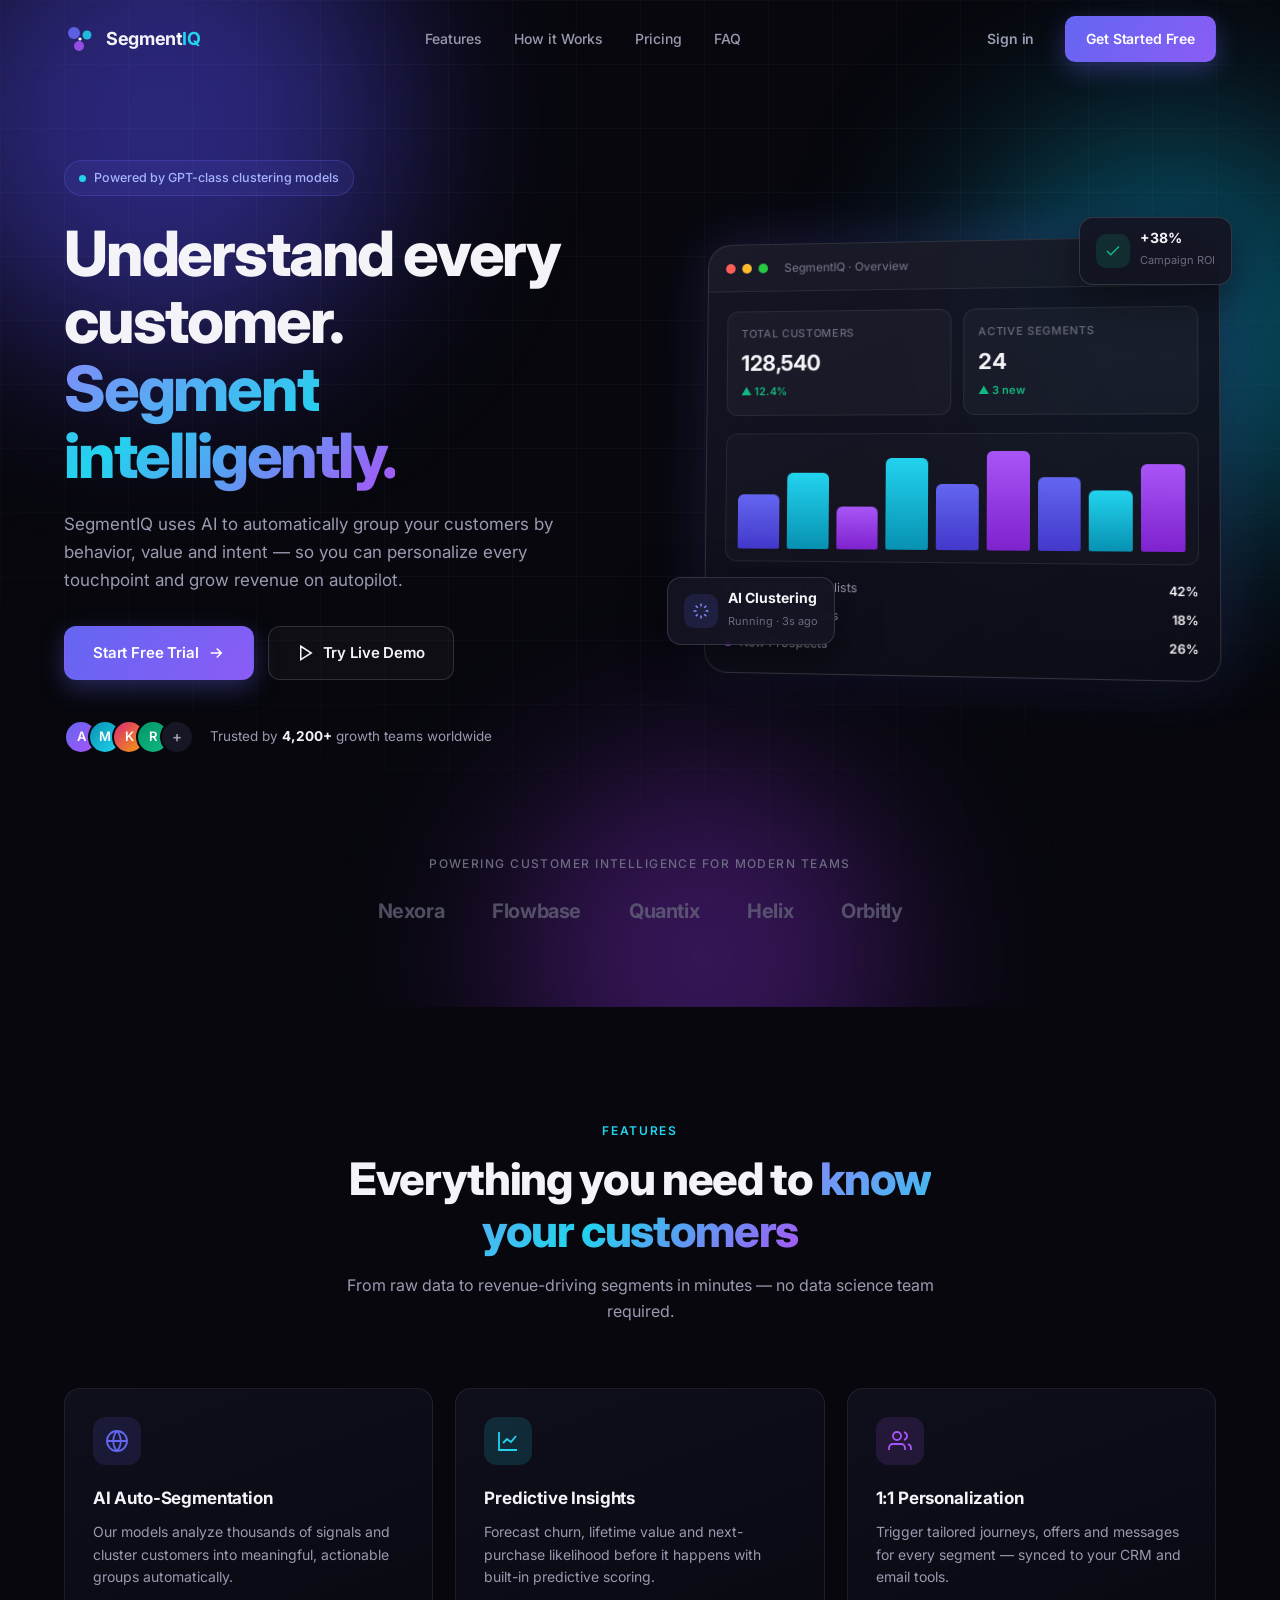
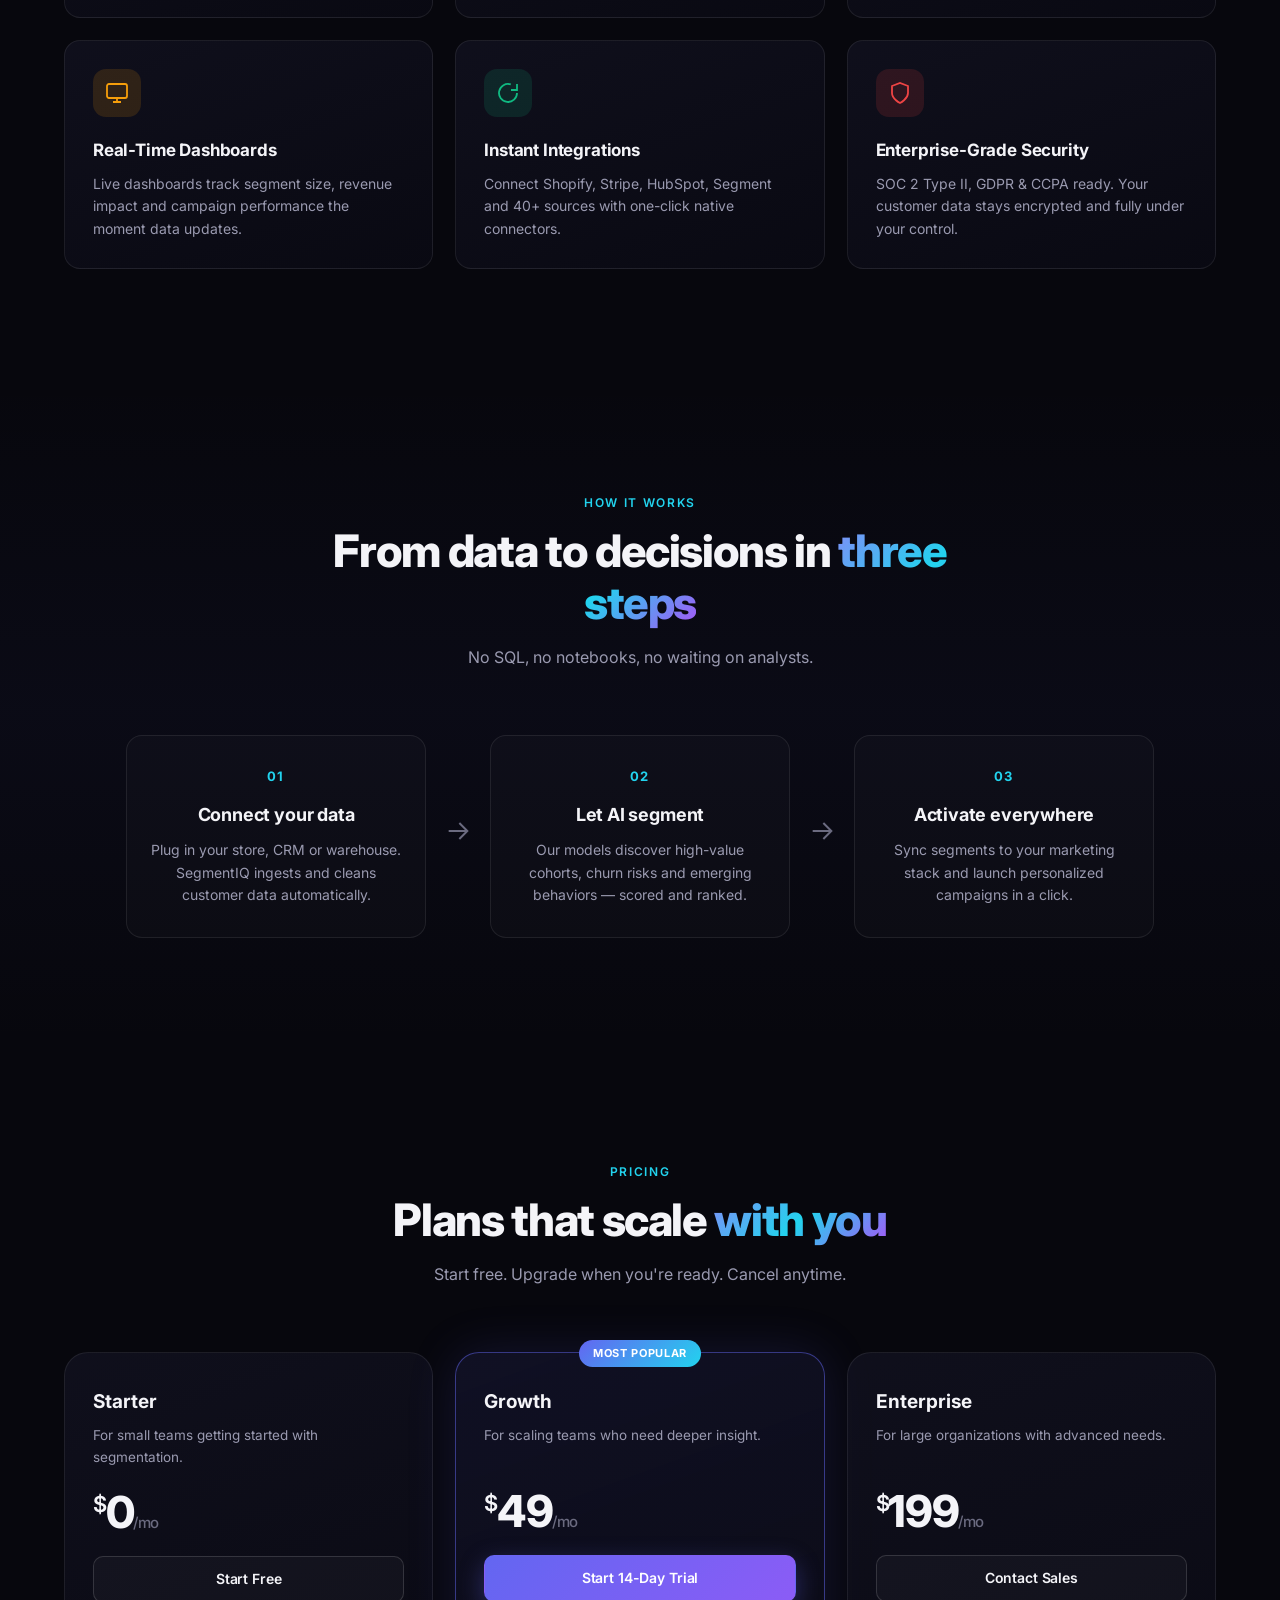
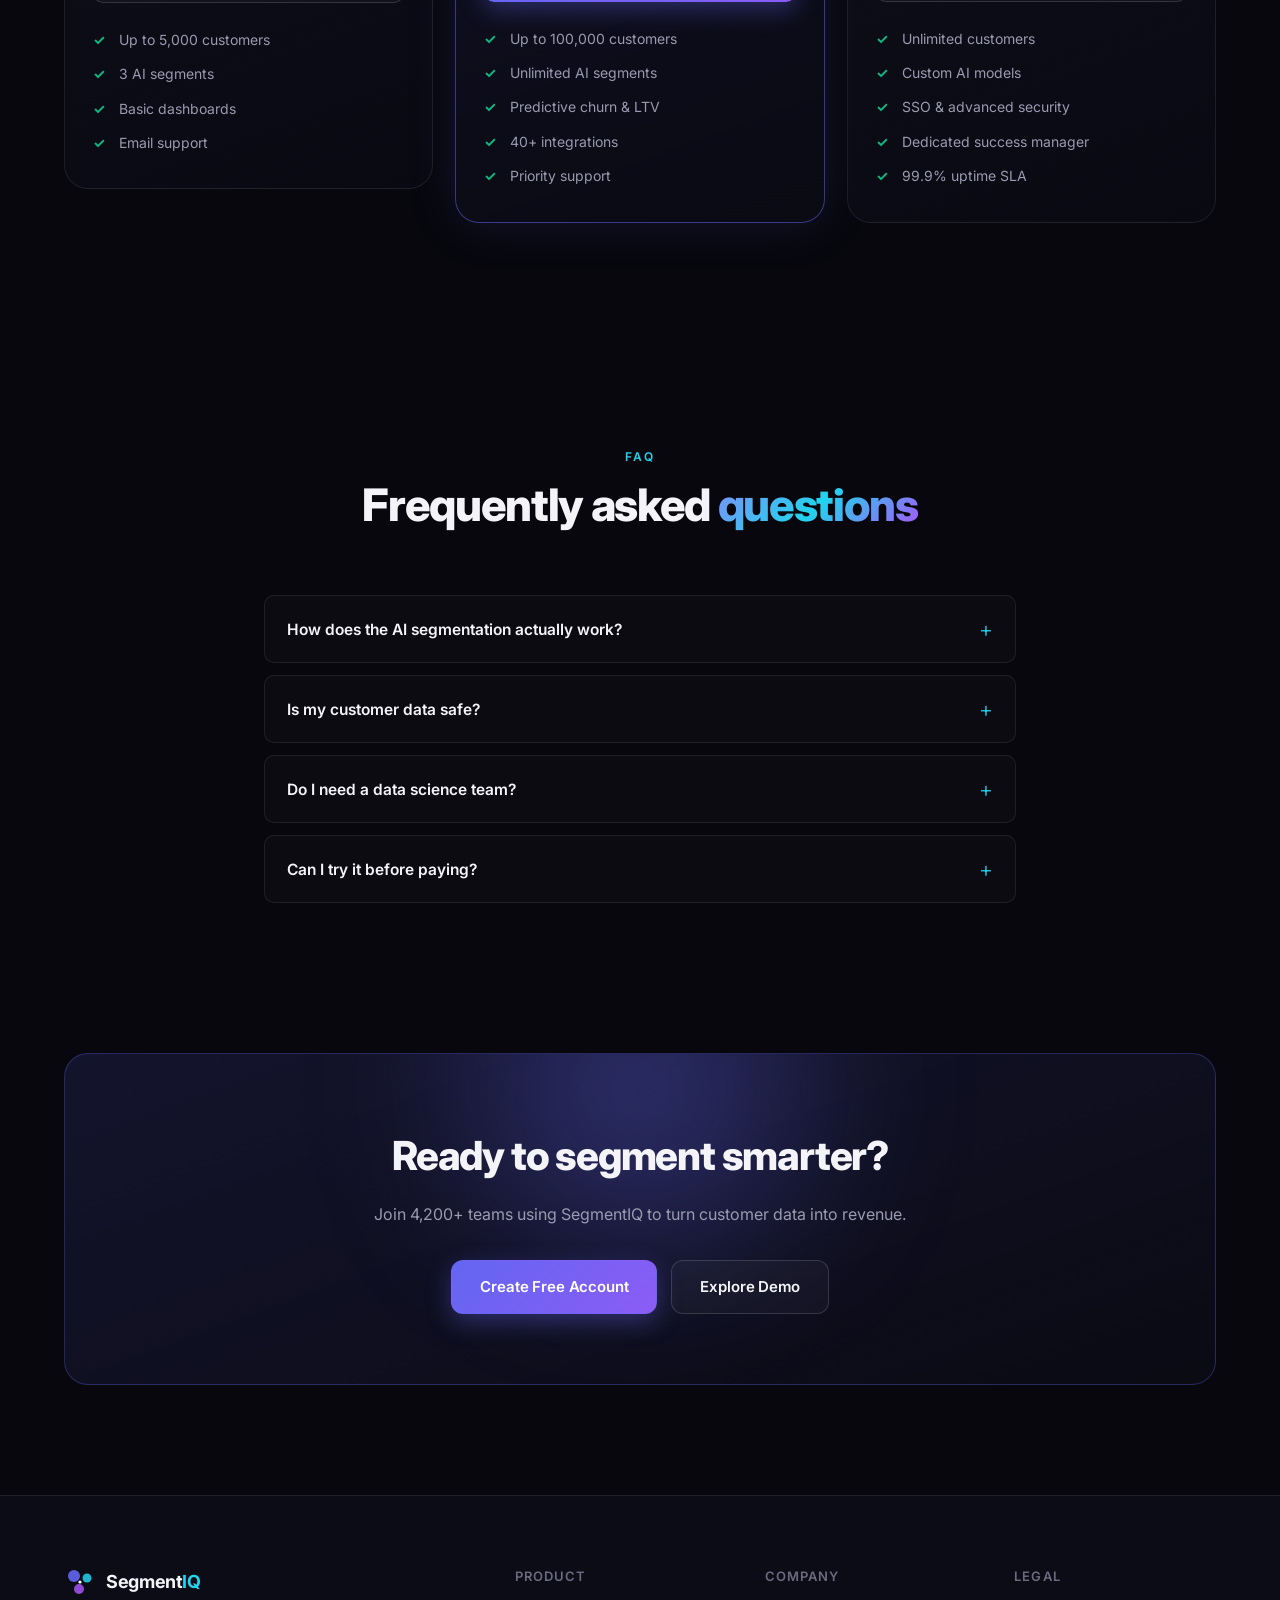
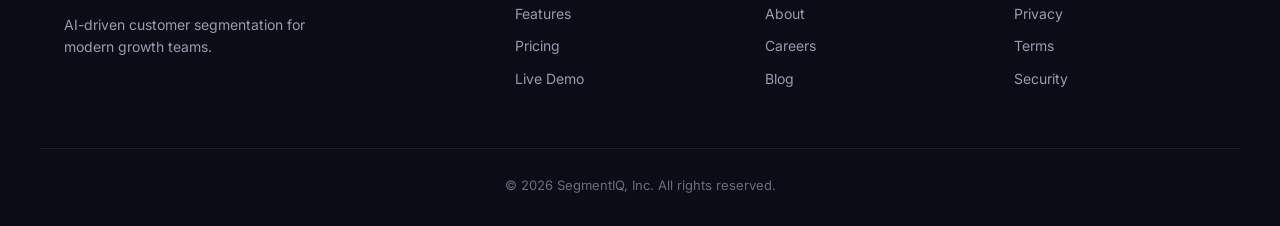
<file: index.html>
<!DOCTYPE html>
<html lang="en">
<head>
  <meta charset="UTF-8" />
  <meta name="viewport" content="width=device-width, initial-scale=1.0" />
  <title>SegmentIQ — AI-Driven Customer Segmentation</title>
  <link rel="preconnect" href="https://fonts.googleapis.com" />
  <link rel="preconnect" href="https://fonts.gstatic.com" crossorigin />
  <link href="https://fonts.googleapis.com/css2?family=Inter:wght@300;400;500;600;700;800;900&display=swap" rel="stylesheet" />
  <link rel="stylesheet" href="css/style.css" />
</head>
<body class="landing-page">

  <header class="navbar" id="navbar">
    <div class="container navbar-inner">
      <a href="index.html" class="brand">
        <span class="brand-mark">
          <svg viewBox="0 0 32 32" fill="none" xmlns="http://www.w3.org/2000/svg">
            <circle cx="10" cy="10" r="6" fill="#6366f1" opacity="0.9"/>
            <circle cx="23" cy="12" r="4.5" fill="#22d3ee" opacity="0.85"/>
            <circle cx="15" cy="23" r="5" fill="#a855f7" opacity="0.85"/>
            <circle cx="16" cy="16" r="1.6" fill="#fff"/>
          </svg>
        </span>
        <span class="brand-name">Segment<span class="brand-accent">IQ</span></span>
      </a>

      <nav class="nav-links" id="navLinks">
        <a href="#features">Features</a>
        <a href="#how">How it Works</a>
        <a href="#pricing">Pricing</a>
        <a href="#faq">FAQ</a>
      </nav>

      <div class="nav-actions">
        <a href="login.html" class="btn btn-ghost">Sign in</a>
        <a href="register.html" class="btn btn-primary">Get Started Free</a>
      </div>

      <button class="nav-toggle" id="navToggle" aria-label="Toggle navigation">
        <span></span><span></span><span></span>
      </button>
    </div>
  </header>

  <section class="hero">
    <div class="hero-bg">
      <div class="orb orb-1"></div>
      <div class="orb orb-2"></div>
      <div class="orb orb-3"></div>
      <div class="grid-overlay"></div>
    </div>

    <div class="container hero-inner">
      <div class="hero-content">
        <div class="pill reveal">
          <span class="pill-dot"></span>
          Powered by GPT-class clustering models
        </div>
        <h1 class="hero-title reveal">
          Understand every customer.<br />
          <span class="gradient-text">Segment intelligently.</span>
        </h1>
        <p class="hero-sub reveal">
          SegmentIQ uses AI to automatically group your customers by behavior, value and intent — so you can personalize every touchpoint and grow revenue on autopilot.
        </p>
        <div class="hero-cta reveal">
          <a href="register.html" class="btn btn-primary btn-lg">
            Start Free Trial
            <svg width="18" height="18" viewBox="0 0 24 24" fill="none" stroke="currentColor" stroke-width="2"><path d="M5 12h14M13 6l6 6-6 6"/></svg>
          </a>
          <a href="dashboard.html?demo=1" class="btn btn-outline btn-lg">
            <svg width="18" height="18" viewBox="0 0 24 24" fill="none" stroke="currentColor" stroke-width="2"><polygon points="5 3 19 12 5 21 5 3"/></svg>
            Try Live Demo
          </a>
        </div>
        <div class="hero-meta reveal">
          <div class="avatars">
            <span class="avatar">A</span>
            <span class="avatar">M</span>
            <span class="avatar">K</span>
            <span class="avatar">R</span>
            <span class="avatar avatar-more">+</span>
          </div>
          <p>Trusted by <strong>4,200+</strong> growth teams worldwide</p>
        </div>
      </div>

      <div class="hero-visual reveal">
        <div class="glass-card dashboard-preview">
          <div class="dp-header">
            <span class="dot dot-red"></span>
            <span class="dot dot-yellow"></span>
            <span class="dot dot-green"></span>
            <span class="dp-title">SegmentIQ · Overview</span>
          </div>
          <div class="dp-body">
            <div class="dp-kpis">
              <div class="dp-kpi">
                <span class="dp-kpi-label">Total Customers</span>
                <span class="dp-kpi-value">128,540</span>
                <span class="dp-kpi-trend up">▲ 12.4%</span>
              </div>
              <div class="dp-kpi">
                <span class="dp-kpi-label">Active Segments</span>
                <span class="dp-kpi-value">24</span>
                <span class="dp-kpi-trend up">▲ 3 new</span>
              </div>
            </div>
            <div class="dp-chart">
              <div class="bar" style="--h:52%"></div>
              <div class="bar" style="--h:74%"></div>
              <div class="bar" style="--h:41%"></div>
              <div class="bar" style="--h:88%"></div>
              <div class="bar" style="--h:63%"></div>
              <div class="bar" style="--h:95%"></div>
              <div class="bar" style="--h:70%"></div>
              <div class="bar" style="--h:57%"></div>
              <div class="bar" style="--h:82%"></div>
            </div>
            <div class="dp-segments">
              <div class="dp-seg"><span class="seg-dot" style="background:#6366f1"></span>High-Value Loyalists <b>42%</b></div>
              <div class="dp-seg"><span class="seg-dot" style="background:#22d3ee"></span>At-Risk Churners <b>18%</b></div>
              <div class="dp-seg"><span class="seg-dot" style="background:#a855f7"></span>New Prospects <b>26%</b></div>
            </div>
          </div>
        </div>

        <div class="float-card float-card-1">
          <div class="fc-icon fc-icon-green">
            <svg width="18" height="18" viewBox="0 0 24 24" fill="none" stroke="currentColor" stroke-width="2"><path d="M20 6L9 17l-5-5"/></svg>
          </div>
          <div>
            <strong>+38%</strong>
            <span>Campaign ROI</span>
          </div>
        </div>

        <div class="float-card float-card-2">
          <div class="fc-icon fc-icon-indigo">
            <svg width="18" height="18" viewBox="0 0 24 24" fill="none" stroke="currentColor" stroke-width="2"><path d="M12 2v4M12 18v4M4.93 4.93l2.83 2.83M16.24 16.24l2.83 2.83M2 12h4M18 12h4M4.93 19.07l2.83-2.83M16.24 7.76l2.83-2.83"/></svg>
          </div>
          <div>
            <strong>AI Clustering</strong>
            <span>Running · 3s ago</span>
          </div>
        </div>
      </div>
    </div>

    <div class="container logo-strip reveal">
      <p>Powering customer intelligence for modern teams</p>
      <div class="logos">
        <span>Nexora</span>
        <span>Flowbase</span>
        <span>Quantix</span>
        <span>Helix</span>
        <span>Orbitly</span>
      </div>
    </div>
  </section>

  <section class="section features" id="features">
    <div class="container">
      <div class="section-head reveal">
        <span class="eyebrow">Features</span>
        <h2>Everything you need to <span class="gradient-text">know your customers</span></h2>
        <p>From raw data to revenue-driving segments in minutes — no data science team required.</p>
      </div>

      <div class="feature-grid">
        <article class="feature-card reveal">
          <div class="feature-icon" style="--c:#6366f1">
            <svg viewBox="0 0 24 24" fill="none" stroke="currentColor" stroke-width="1.8"><path d="M12 2a10 10 0 100 20 10 10 0 000-20z"/><path d="M2 12h20M12 2a15.3 15.3 0 010 20M12 2a15.3 15.3 0 000 20"/></svg>
          </div>
          <h3>AI Auto-Segmentation</h3>
          <p>Our models analyze thousands of signals and cluster customers into meaningful, actionable groups automatically.</p>
        </article>

        <article class="feature-card reveal">
          <div class="feature-icon" style="--c:#22d3ee">
            <svg viewBox="0 0 24 24" fill="none" stroke="currentColor" stroke-width="1.8"><path d="M3 3v18h18"/><path d="M7 14l4-4 4 3 5-6"/></svg>
          </div>
          <h3>Predictive Insights</h3>
          <p>Forecast churn, lifetime value and next-purchase likelihood before it happens with built-in predictive scoring.</p>
        </article>

        <article class="feature-card reveal">
          <div class="feature-icon" style="--c:#a855f7">
            <svg viewBox="0 0 24 24" fill="none" stroke="currentColor" stroke-width="1.8"><path d="M17 21v-2a4 4 0 00-4-4H5a4 4 0 00-4 4v2"/><circle cx="9" cy="7" r="4"/><path d="M23 21v-2a4 4 0 00-3-3.87M16 3.13a4 4 0 010 7.75"/></svg>
          </div>
          <h3>1:1 Personalization</h3>
          <p>Trigger tailored journeys, offers and messages for every segment — synced to your CRM and email tools.</p>
        </article>

        <article class="feature-card reveal">
          <div class="feature-icon" style="--c:#f59e0b">
            <svg viewBox="0 0 24 24" fill="none" stroke="currentColor" stroke-width="1.8"><rect x="2" y="3" width="20" height="14" rx="2"/><path d="M8 21h8M12 17v4"/></svg>
          </div>
          <h3>Real-Time Dashboards</h3>
          <p>Live dashboards track segment size, revenue impact and campaign performance the moment data updates.</p>
        </article>

        <article class="feature-card reveal">
          <div class="feature-icon" style="--c:#10b981">
            <svg viewBox="0 0 24 24" fill="none" stroke="currentColor" stroke-width="1.8"><path d="M21 12a9 9 0 11-6.22-8.56"/><path d="M21 3v6h-6"/></svg>
          </div>
          <h3>Instant Integrations</h3>
          <p>Connect Shopify, Stripe, HubSpot, Segment and 40+ sources with one-click native connectors.</p>
        </article>

        <article class="feature-card reveal">
          <div class="feature-icon" style="--c:#ef4444">
            <svg viewBox="0 0 24 24" fill="none" stroke="currentColor" stroke-width="1.8"><path d="M12 22s8-4 8-10V5l-8-3-8 3v7c0 6 8 10 8 10z"/></svg>
          </div>
          <h3>Enterprise-Grade Security</h3>
          <p>SOC 2 Type II, GDPR & CCPA ready. Your customer data stays encrypted and fully under your control.</p>
        </article>
      </div>
    </div>
  </section>

  <section class="section how" id="how">
    <div class="container">
      <div class="section-head reveal">
        <span class="eyebrow">How it works</span>
        <h2>From data to decisions in <span class="gradient-text">three steps</span></h2>
        <p>No SQL, no notebooks, no waiting on analysts.</p>
      </div>

      <div class="steps">
        <div class="step reveal">
          <div class="step-num">01</div>
          <h3>Connect your data</h3>
          <p>Plug in your store, CRM or warehouse. SegmentIQ ingests and cleans customer data automatically.</p>
        </div>
        <div class="step-arrow reveal">
          <svg width="32" height="32" viewBox="0 0 24 24" fill="none" stroke="currentColor" stroke-width="1.5"><path d="M5 12h14M13 6l6 6-6 6"/></svg>
        </div>
        <div class="step reveal">
          <div class="step-num">02</div>
          <h3>Let AI segment</h3>
          <p>Our models discover high-value cohorts, churn risks and emerging behaviors — scored and ranked.</p>
        </div>
        <div class="step-arrow reveal">
          <svg width="32" height="32" viewBox="0 0 24 24" fill="none" stroke="currentColor" stroke-width="1.5"><path d="M5 12h14M13 6l6 6-6 6"/></svg>
        </div>
        <div class="step reveal">
          <div class="step-num">03</div>
          <h3>Activate everywhere</h3>
          <p>Sync segments to your marketing stack and launch personalized campaigns in a click.</p>
        </div>
      </div>
    </div>
  </section>

  <section class="section pricing" id="pricing">
    <div class="container">
      <div class="section-head reveal">
        <span class="eyebrow">Pricing</span>
        <h2>Plans that scale <span class="gradient-text">with you</span></h2>
        <p>Start free. Upgrade when you're ready. Cancel anytime.</p>
      </div>

      <div class="pricing-grid">
        <article class="price-card reveal">
          <h3>Starter</h3>
          <p class="price-desc">For small teams getting started with segmentation.</p>
          <div class="price"><span class="currency">$</span>0<span class="period">/mo</span></div>
          <a href="register.html" class="btn btn-outline btn-block">Start Free</a>
          <ul class="price-features">
            <li>Up to 5,000 customers</li>
            <li>3 AI segments</li>
            <li>Basic dashboards</li>
            <li>Email support</li>
          </ul>
        </article>

        <article class="price-card price-card-featured reveal">
          <div class="badge">Most Popular</div>
          <h3>Growth</h3>
          <p class="price-desc">For scaling teams who need deeper insight.</p>
          <div class="price"><span class="currency">$</span>49<span class="period">/mo</span></div>
          <a href="register.html" class="btn btn-primary btn-block">Start 14-Day Trial</a>
          <ul class="price-features">
            <li>Up to 100,000 customers</li>
            <li>Unlimited AI segments</li>
            <li>Predictive churn & LTV</li>
            <li>40+ integrations</li>
            <li>Priority support</li>
          </ul>
        </article>

        <article class="price-card reveal">
          <h3>Enterprise</h3>
          <p class="price-desc">For large organizations with advanced needs.</p>
          <div class="price"><span class="currency">$</span>199<span class="period">/mo</span></div>
          <a href="register.html" class="btn btn-outline btn-block">Contact Sales</a>
          <ul class="price-features">
            <li>Unlimited customers</li>
            <li>Custom AI models</li>
            <li>SSO & advanced security</li>
            <li>Dedicated success manager</li>
            <li>99.9% uptime SLA</li>
          </ul>
        </article>
      </div>
    </div>
  </section>

  <section class="section faq" id="faq">
    <div class="container faq-container">
      <div class="section-head reveal">
        <span class="eyebrow">FAQ</span>
        <h2>Frequently asked <span class="gradient-text">questions</span></h2>
      </div>
      <div class="faq-list">
        <div class="faq-item reveal">
          <button class="faq-q" aria-expanded="false">
            How does the AI segmentation actually work?
            <span class="faq-icon">+</span>
          </button>
          <div class="faq-a"><p>SegmentIQ combines behavioral clustering, RFM analysis and predictive ML models. Your data is embedded, clustered and scored continuously — surfacing segments that correlate with revenue and retention.</p></div>
        </div>
        <div class="faq-item reveal">
          <button class="faq-q" aria-expanded="false">
            Is my customer data safe?
            <span class="faq-icon">+</span>
          </button>
          <div class="faq-a"><p>Yes. All data is encrypted in transit and at rest, we are SOC 2 Type II certified, and we never train shared models on your data without explicit consent.</p></div>
        </div>
        <div class="faq-item reveal">
          <button class="faq-q" aria-expanded="false">
            Do I need a data science team?
            <span class="faq-icon">+</span>
          </button>
          <div class="faq-a"><p>Not at all. SegmentIQ is designed for marketers and operators. Everything from data import to activation is no-code, with guided workflows and plain-language explanations.</p></div>
        </div>
        <div class="faq-item reveal">
          <button class="faq-q" aria-expanded="false">
            Can I try it before paying?
            <span class="faq-icon">+</span>
          </button>
          <div class="faq-a"><p>Absolutely. Every plan starts with a free trial, and our Starter tier is free forever. You can also explore the live demo dashboard without signing up.</p></div>
        </div>
      </div>
    </div>
  </section>

  <section class="section cta-section">
    <div class="container">
      <div class="cta-box reveal">
        <div class="cta-glow"></div>
        <h2>Ready to segment smarter?</h2>
        <p>Join 4,200+ teams using SegmentIQ to turn customer data into revenue.</p>
        <div class="cta-actions">
          <a href="register.html" class="btn btn-primary btn-lg">Create Free Account</a>
          <a href="dashboard.html?demo=1" class="btn btn-outline btn-lg">Explore Demo</a>
        </div>
      </div>
    </div>
  </section>

  <footer class="footer">
    <div class="container footer-grid">
      <div class="footer-brand">
        <a href="index.html" class="brand">
          <span class="brand-mark">
            <svg viewBox="0 0 32 32" fill="none" xmlns="http://www.w3.org/2000/svg">
              <circle cx="10" cy="10" r="6" fill="#6366f1" opacity="0.9"/>
              <circle cx="23" cy="12" r="4.5" fill="#22d3ee" opacity="0.85"/>
              <circle cx="15" cy="23" r="5" fill="#a855f7" opacity="0.85"/>
              <circle cx="16" cy="16" r="1.6" fill="#fff"/>
            </svg>
          </span>
          <span class="brand-name">Segment<span class="brand-accent">IQ</span></span>
        </a>
        <p>AI-driven customer segmentation for modern growth teams.</p>
      </div>
      <div class="footer-col">
        <h4>Product</h4>
        <a href="#features">Features</a>
        <a href="#pricing">Pricing</a>
        <a href="dashboard.html?demo=1">Live Demo</a>
      </div>
      <div class="footer-col">
        <h4>Company</h4>
        <a href="#">About</a>
        <a href="#">Careers</a>
        <a href="#">Blog</a>
      </div>
      <div class="footer-col">
        <h4>Legal</h4>
        <a href="#">Privacy</a>
        <a href="#">Terms</a>
        <a href="#">Security</a>
      </div>
    </div>
    <div class="container footer-bottom">
      <p>© 2026 SegmentIQ, Inc. All rights reserved.</p>
    </div>
  </footer>

  <script src="js/main.js"></script>
</body>
</html>
</file>
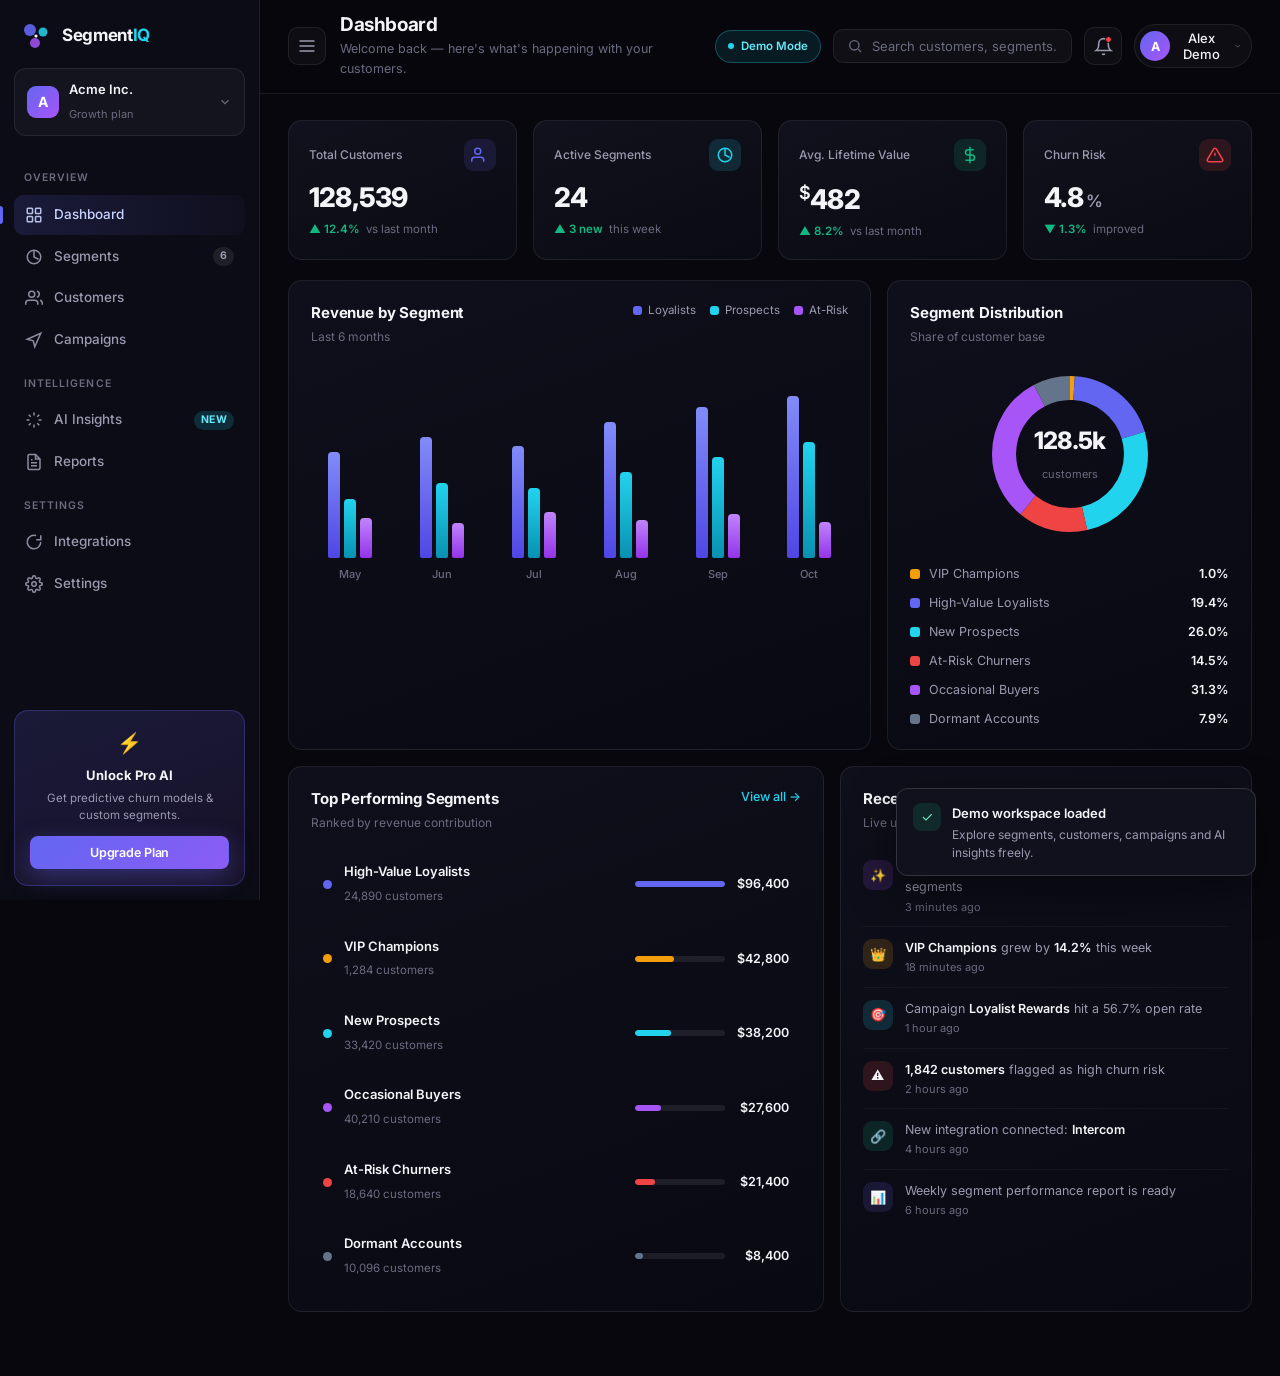
<file: dashboard.html>
<!DOCTYPE html>
<html lang="en">
<head>
  <meta charset="UTF-8" />
  <meta name="viewport" content="width=device-width, initial-scale=1.0" />
  <title>Dashboard — SegmentIQ</title>
  <link rel="preconnect" href="https://fonts.googleapis.com" />
  <link rel="preconnect" href="https://fonts.gstatic.com" crossorigin />
  <link href="https://fonts.googleapis.com/css2?family=Inter:wght@300;400;500;600;700;800;900&display=swap" rel="stylesheet" />
  <link rel="stylesheet" href="css/style.css" />
  <link rel="stylesheet" href="css/dashboard.css" />
</head>
<body class="dashboard-page">

  <!-- ============ SIDEBAR ============ -->
  <aside class="sidebar" id="sidebar">
    <div class="sidebar-top">
      <a href="index.html" class="brand">
        <span class="brand-mark">
          <svg viewBox="0 0 32 32" fill="none" xmlns="http://www.w3.org/2000/svg">
            <circle cx="10" cy="10" r="6" fill="#6366f1" opacity="0.9"/>
            <circle cx="23" cy="12" r="4.5" fill="#22d3ee" opacity="0.85"/>
            <circle cx="15" cy="23" r="5" fill="#a855f7" opacity="0.85"/>
            <circle cx="16" cy="16" r="1.6" fill="#fff"/>
          </svg>
        </span>
        <span class="brand-name">Segment<span class="brand-accent">IQ</span></span>
      </a>
      <button class="sidebar-close" id="sidebarClose" aria-label="Close sidebar">
        <svg width="20" height="20" viewBox="0 0 24 24" fill="none" stroke="currentColor" stroke-width="2"><path d="M18 6L6 18M6 6l12 12"/></svg>
      </button>
    </div>

    <div class="workspace-pill" id="workspacePill">
      <span class="ws-avatar">A</span>
      <div class="ws-info">
        <strong id="wsName">Acme Inc.</strong>
        <span id="wsPlan">Growth plan</span>
      </div>
      <svg width="14" height="14" viewBox="0 0 24 24" fill="none" stroke="currentColor" stroke-width="2"><path d="M6 9l6 6 6-6"/></svg>
    </div>

    <nav class="sidebar-nav">
      <p class="nav-group-label">Overview</p>
      <a href="#" class="side-link active" data-view="overview">
        <svg width="18" height="18" viewBox="0 0 24 24" fill="none" stroke="currentColor" stroke-width="2"><rect x="3" y="3" width="7" height="7" rx="1"/><rect x="14" y="3" width="7" height="7" rx="1"/><rect x="3" y="14" width="7" height="7" rx="1"/><rect x="14" y="14" width="7" height="7" rx="1"/></svg>
        Dashboard
      </a>
      <a href="#" class="side-link" data-view="segments">
        <svg width="18" height="18" viewBox="0 0 24 24" fill="none" stroke="currentColor" stroke-width="2"><circle cx="12" cy="12" r="9"/><path d="M12 3v9l6 3"/></svg>
        Segments
        <span class="side-badge" id="segCount">6</span>
      </a>
      <a href="#" class="side-link" data-view="customers">
        <svg width="18" height="18" viewBox="0 0 24 24" fill="none" stroke="currentColor" stroke-width="2"><path d="M17 21v-2a4 4 0 00-4-4H5a4 4 0 00-4 4v2"/><circle cx="9" cy="7" r="4"/><path d="M23 21v-2a4 4 0 00-3-3.87M16 3.13a4 4 0 010 7.75"/></svg>
        Customers
      </a>
      <a href="#" class="side-link" data-view="campaigns">
        <svg width="18" height="18" viewBox="0 0 24 24" fill="none" stroke="currentColor" stroke-width="2"><path d="M3 11l18-8-8 18-2-8-8-2z"/></svg>
        Campaigns
      </a>

      <p class="nav-group-label">Intelligence</p>
      <a href="#" class="side-link" data-view="ai">
        <svg width="18" height="18" viewBox="0 0 24 24" fill="none" stroke="currentColor" stroke-width="2"><path d="M12 2v4M12 18v4M4.93 4.93l2.83 2.83M16.24 16.24l2.83 2.83M2 12h4M18 12h4M4.93 19.07l2.83-2.83M16.24 7.76l2.83-2.83"/></svg>
        AI Insights
        <span class="side-badge side-badge-new">New</span>
      </a>
      <a href="#" class="side-link" data-view="reports">
        <svg width="18" height="18" viewBox="0 0 24 24" fill="none" stroke="currentColor" stroke-width="2"><path d="M14 2H6a2 2 0 00-2 2v16a2 2 0 002 2h12a2 2 0 002-2V8z"/><path d="M14 2v6h6M16 13H8M16 17H8M10 9H8"/></svg>
        Reports
      </a>

      <p class="nav-group-label">Settings</p>
      <a href="#" class="side-link" data-view="integrations">
        <svg width="18" height="18" viewBox="0 0 24 24" fill="none" stroke="currentColor" stroke-width="2"><path d="M21 12a9 9 0 11-6.22-8.56"/><path d="M21 3v6h-6"/></svg>
        Integrations
      </a>
      <a href="#" class="side-link" data-view="settings">
        <svg width="18" height="18" viewBox="0 0 24 24" fill="none" stroke="currentColor" stroke-width="2"><circle cx="12" cy="12" r="3"/><path d="M19.4 15a1.65 1.65 0 00.33 1.82l.06.06a2 2 0 11-2.83 2.83l-.06-.06a1.65 1.65 0 00-1.82-.33 1.65 1.65 0 00-1 1.51V21a2 2 0 01-4 0v-.09A1.65 1.65 0 009 19.4a1.65 1.65 0 00-1.82.33l-.06.06a2 2 0 11-2.83-2.83l.06-.06a1.65 1.65 0 00.33-1.82 1.65 1.65 0 00-1.51-1H3a2 2 0 010-4h.09A1.65 1.65 0 004.6 9a1.65 1.65 0 00-.33-1.82l-.06-.06a2 2 0 112.83-2.83l.06.06a1.65 1.65 0 001.82.33H9a1.65 1.65 0 001-1.51V3a2 2 0 014 0v.09a1.65 1.65 0 001 1.51 1.65 1.65 0 001.82-.33l.06-.06a2 2 0 112.83 2.83l-.06.06a1.65 1.65 0 00-.33 1.82V9a1.65 1.65 0 001.51 1H21a2 2 0 010 4h-.09a1.65 1.65 0 00-1.51 1z"/></svg>
        Settings
      </a>
    </nav>

    <div class="sidebar-footer">
      <div class="upgrade-card">
        <div class="upgrade-icon">⚡</div>
        <strong>Unlock Pro AI</strong>
        <p>Get predictive churn models & custom segments.</p>
        <button class="btn btn-primary btn-sm btn-block" id="upgradeBtn">Upgrade Plan</button>
      </div>
    </div>
  </aside>

  <div class="sidebar-overlay" id="sidebarOverlay"></div>

  <!-- ============ MAIN ============ -->
  <div class="main-area">
    <!-- Topbar -->
    <header class="topbar">
      <div class="topbar-left">
        <button class="icon-btn sidebar-toggle" id="sidebarToggle" aria-label="Open sidebar">
          <svg width="20" height="20" viewBox="0 0 24 24" fill="none" stroke="currentColor" stroke-width="2"><path d="M3 12h18M3 6h18M3 18h18"/></svg>
        </button>
        <div class="page-heading">
          <h1 id="pageTitle">Dashboard</h1>
          <p id="pageSubtitle">Welcome back — here's what's happening with your customers.</p>
        </div>
      </div>

      <div class="topbar-right">
        <div class="demo-banner" id="demoBanner" title="You are viewing a demo workspace">
          <span class="demo-dot"></span>
          Demo Mode
        </div>

        <div class="search-box">
          <svg width="16" height="16" viewBox="0 0 24 24" fill="none" stroke="currentColor" stroke-width="2"><circle cx="11" cy="11" r="7"/><path d="M21 21l-4.35-4.35"/></svg>
          <input type="text" placeholder="Search customers, segments…" id="globalSearch" />
        </div>

        <button class="icon-btn" id="notifBtn" aria-label="Notifications">
          <svg width="19" height="19" viewBox="0 0 24 24" fill="none" stroke="currentColor" stroke-width="2"><path d="M18 8A6 6 0 006 8c0 7-3 9-3 9h18s-3-2-3-9"/><path d="M13.73 21a2 2 0 01-3.46 0"/></svg>
          <span class="notif-dot"></span>
        </button>

        <div class="user-menu" id="userMenu">
          <button class="user-btn" id="userBtn" aria-label="User menu">
            <span class="user-avatar" id="userAvatar">A</span>
            <span class="user-name" id="userName">Alex Demo</span>
            <svg width="14" height="14" viewBox="0 0 24 24" fill="none" stroke="currentColor" stroke-width="2"><path d="M6 9l6 6 6-6"/></svg>
          </button>
          <div class="user-dropdown" id="userDropdown">
            <div class="ud-header">
              <strong id="udName">Alex Demo</strong>
              <span id="udEmail">demo@segmentiq.io</span>
            </div>
            <a href="#" class="ud-item">Profile settings</a>
            <a href="#" class="ud-item">Billing</a>
            <a href="#" class="ud-item">Help center</a>
            <hr />
            <button class="ud-item ud-logout" id="logoutBtn">Sign out</button>
          </div>
        </div>
      </div>
    </header>

    <!-- Main content -->
    <main class="content" id="content">

      <!-- ===== OVERVIEW VIEW ===== -->
      <section class="view active" id="view-overview">
        <!-- KPI Cards -->
        <div class="kpi-grid">
          <div class="kpi-card">
            <div class="kpi-head">
              <span class="kpi-label">Total Customers</span>
              <span class="kpi-icon" style="--c:#6366f1">
                <svg width="18" height="18" viewBox="0 0 24 24" fill="none" stroke="currentColor" stroke-width="2"><path d="M17 21v-2a4 4 0 00-4-4H5a4 4 0 00-4 4v2"/><circle cx="9" cy="7" r="4"/></svg>
              </span>
            </div>
            <div class="kpi-value" data-count="128540">0</div>
            <div class="kpi-foot"><span class="trend up">▲ 12.4%</span> vs last month</div>
          </div>

          <div class="kpi-card">
            <div class="kpi-head">
              <span class="kpi-label">Active Segments</span>
              <span class="kpi-icon" style="--c:#22d3ee">
                <svg width="18" height="18" viewBox="0 0 24 24" fill="none" stroke="currentColor" stroke-width="2"><circle cx="12" cy="12" r="9"/><path d="M12 3v9l6 3"/></svg>
              </span>
            </div>
            <div class="kpi-value" data-count="24">0</div>
            <div class="kpi-foot"><span class="trend up">▲ 3 new</span> this week</div>
          </div>

          <div class="kpi-card">
            <div class="kpi-head">
              <span class="kpi-label">Avg. Lifetime Value</span>
              <span class="kpi-icon" style="--c:#10b981">
                <svg width="18" height="18" viewBox="0 0 24 24" fill="none" stroke="currentColor" stroke-width="2"><path d="M12 1v22M17 5H9.5a3.5 3.5 0 000 7h5a3.5 3.5 0 010 7H6"/></svg>
              </span>
            </div>
            <div class="kpi-value"><span class="currency">$</span><span data-count="482">0</span></div>
            <div class="kpi-foot"><span class="trend up">▲ 8.2%</span> vs last month</div>
          </div>

          <div class="kpi-card">
            <div class="kpi-head">
              <span class="kpi-label">Churn Risk</span>
              <span class="kpi-icon" style="--c:#ef4444">
                <svg width="18" height="18" viewBox="0 0 24 24" fill="none" stroke="currentColor" stroke-width="2"><path d="M10.29 3.86L1.82 18a2 2 0 001.71 3h16.94a2 2 0 001.71-3L13.71 3.86a2 2 0 00-3.42 0z"/><path d="M12 9v4M12 17h.01"/></svg>
              </span>
            </div>
            <div class="kpi-value"><span data-count="4.8" data-decimals="1">0</span><span class="pct">%</span></div>
            <div class="kpi-foot"><span class="trend down">▼ 1.3%</span> improved</div>
          </div>
        </div>

        <!-- Charts row -->
        <div class="grid-2">
          <div class="panel">
            <div class="panel-head">
              <div>
                <h3>Revenue by Segment</h3>
                <p>Last 6 months</p>
              </div>
              <div class="seg-legend">
                <span><i style="background:#6366f1"></i>Loyalists</span>
                <span><i style="background:#22d3ee"></i>Prospects</span>
                <span><i style="background:#a855f7"></i>At-Risk</span>
              </div>
            </div>
            <div class="chart-area" id="revenueChart"></div>
          </div>

          <div class="panel">
            <div class="panel-head">
              <div>
                <h3>Segment Distribution</h3>
                <p>Share of customer base</p>
              </div>
            </div>
            <div class="donut-wrap">
              <svg class="donut" viewBox="0 0 120 120" id="donutChart"></svg>
              <div class="donut-center">
                <strong>128.5k</strong>
                <span>customers</span>
              </div>
            </div>
            <div class="donut-legend" id="donutLegend"></div>
          </div>
        </div>

        <!-- Segments preview + Activity -->
        <div class="grid-2 grid-2-wide">
          <div class="panel">
            <div class="panel-head">
              <div>
                <h3>Top Performing Segments</h3>
                <p>Ranked by revenue contribution</p>
              </div>
              <a href="#" class="panel-link" data-goto="segments">View all →</a>
            </div>
            <div class="segment-table" id="topSegments"></div>
          </div>

          <div class="panel">
            <div class="panel-head">
              <div>
                <h3>Recent Activity</h3>
                <p>Live updates from your workspace</p>
              </div>
            </div>
            <div class="activity-list" id="activityList"></div>
          </div>
        </div>
      </section>

      <!-- ===== SEGMENTS VIEW ===== -->
      <section class="view" id="view-segments">
        <div class="view-toolbar">
          <div class="toolbar-tabs" id="segmentTabs">
            <button class="tab active" data-filter="all">All Segments</button>
            <button class="tab" data-filter="high">High Value</button>
            <button class="tab" data-filter="risk">At Risk</button>
            <button class="tab" data-filter="new">New</button>
          </div>
          <button class="btn btn-primary btn-sm" id="createSegmentBtn">
            <svg width="16" height="16" viewBox="0 0 24 24" fill="none" stroke="currentColor" stroke-width="2"><path d="M12 5v14M5 12h14"/></svg>
            Create Segment
          </button>
        </div>

        <div class="segments-grid" id="segmentsGrid"></div>
      </section>

      <!-- ===== CUSTOMERS VIEW ===== -->
      <section class="view" id="view-customers">
        <div class="panel">
          <div class="panel-head">
            <div>
              <h3>Customer Directory</h3>
              <p>All customers across your segments</p>
            </div>
            <div class="table-filters">
              <input type="text" class="table-search" id="customerSearch" placeholder="Search by name or email…" />
              <select class="table-select" id="segmentFilter">
                <option value="all">All segments</option>
                <option value="Loyalists">High-Value Loyalists</option>
                <option value="Prospects">New Prospects</option>
                <option value="At-Risk">At-Risk Churners</option>
                <option value="Occasional">Occasional Buyers</option>
                <option value="VIP">VIP Champions</option>
              </select>
            </div>
          </div>
          <div class="table-wrap">
            <table class="data-table" id="customersTable">
              <thead>
                <tr>
                  <th>Customer</th>
                  <th>Segment</th>
                  <th>LTV</th>
                  <th>Orders</th>
                  <th>Churn Risk</th>
                  <th>Last Active</th>
                </tr>
              </thead>
              <tbody id="customersBody"></tbody>
            </table>
          </div>
          <div class="table-foot">
            <span id="customerCount">Showing 0 customers</span>
            <div class="pagination" id="pagination"></div>
          </div>
        </div>
      </section>

      <!-- ===== CAMPAIGNS VIEW ===== -->
      <section class="view" id="view-campaigns">
        <div class="campaigns-grid" id="campaignsGrid"></div>
      </section>

      <!-- ===== AI INSIGHTS VIEW ===== -->
      <section class="view" id="view-ai">
        <div class="ai-hero">
          <div class="ai-hero-glow"></div>
          <div class="ai-hero-content">
            <div class="ai-spark">✨</div>
            <h2>AI-Powered Insights</h2>
            <p>Your models have analyzed <strong>128,540</strong> customers and surfaced the following opportunities.</p>
            <button class="btn btn-primary" id="runAiBtn">
              <svg width="16" height="16" viewBox="0 0 24 24" fill="none" stroke="currentColor" stroke-width="2"><path d="M12 2v4M12 18v4M4.93 4.93l2.83 2.83M16.24 16.24l2.83 2.83M2 12h4M18 12h4M4.93 19.07l2.83-2.83M16.24 7.76l2.83-2.83"/></svg>
              Re-run Analysis
            </button>
          </div>
        </div>
        <div class="insights-grid" id="insightsGrid"></div>
      </section>

      <!-- ===== REPORTS VIEW ===== -->
      <section class="view" id="view-reports">
        <div class="reports-grid" id="reportsGrid"></div>
      </section>

      <!-- ===== INTEGRATIONS VIEW ===== -->
      <section class="view" id="view-integrations">
        <div class="integrations-grid" id="integrationsGrid"></div>
      </section>

      <!-- ===== SETTINGS VIEW ===== -->
      <section class="view" id="view-settings">
        <div class="settings-grid">
          <div class="panel">
            <div class="panel-head"><div><h3>Profile</h3><p>Manage your personal information</p></div></div>
            <div class="settings-form">
              <div class="form-group">
                <label>Full name</label>
                <input type="text" id="setName" value="Alex Demo" />
              </div>
              <div class="form-group">
                <label>Email</label>
                <input type="email" id="setEmail" value="demo@segmentiq.io" />
              </div>
              <div class="form-group">
                <label>Company</label>
                <input type="text" id="setCompany" value="Acme Inc." />
              </div>
              <button class="btn btn-primary" id="saveSettings">Save Changes</button>
            </div>
          </div>

          <div class="panel">
            <div class="panel-head"><div><h3>Notifications</h3><p>Choose what updates you receive</p></div></div>
            <div class="toggle-list">
              <label class="toggle-row"><span>Weekly segment digest</span><input type="checkbox" checked class="switch" /></label>
              <label class="toggle-row"><span>Churn risk alerts</span><input type="checkbox" checked class="switch" /></label>
              <label class="toggle-row"><span>New segment recommendations</span><input type="checkbox" checked class="switch" /></label>
              <label class="toggle-row"><span>Product updates</span><input type="checkbox" class="switch" /></label>
            </div>
          </div>
        </div>
      </section>

    </main>
  </div>

  <!-- Toast container -->
  <div class="toast-container" id="toastContainer"></div>

  <script src="js/dashboard.js"></script>
</body>
</html>
</file>
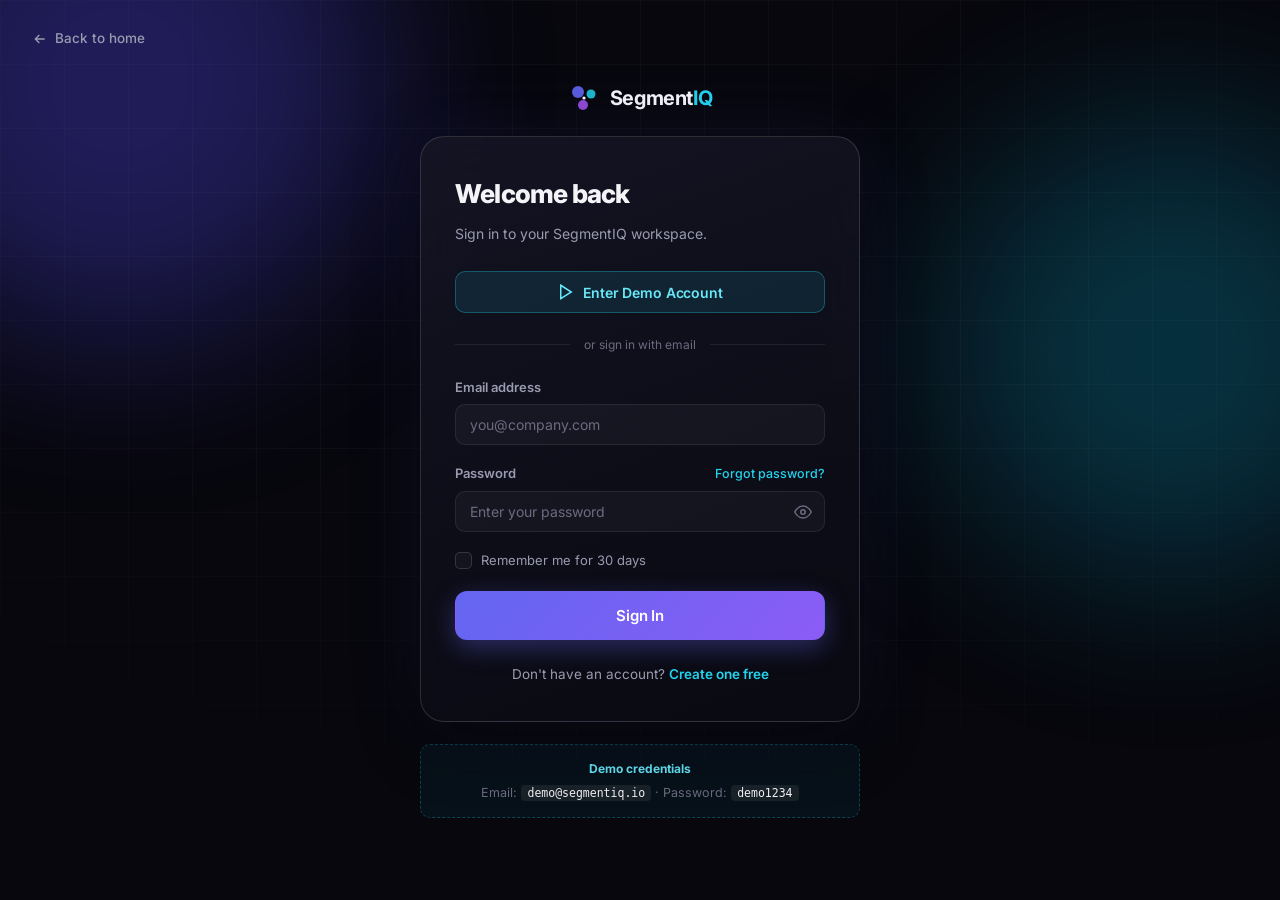
<file: login.html>
<!DOCTYPE html>
<html lang="en">
<head>
  <meta charset="UTF-8" />
  <meta name="viewport" content="width=device-width, initial-scale=1.0" />
  <title>Sign In — SegmentIQ</title>
  <link rel="preconnect" href="https://fonts.googleapis.com" />
  <link rel="preconnect" href="https://fonts.gstatic.com" crossorigin />
  <link href="https://fonts.googleapis.com/css2?family=Inter:wght@300;400;500;600;700;800;900&display=swap" rel="stylesheet" />
  <link rel="stylesheet" href="css/style.css" />
  <link rel="stylesheet" href="css/auth.css" />
</head>
<body class="auth-page">

  <div class="auth-bg">
    <div class="orb orb-1"></div>
    <div class="orb orb-2"></div>
    <div class="grid-overlay"></div>
  </div>

  <a href="index.html" class="auth-back">
    <svg width="16" height="16" viewBox="0 0 24 24" fill="none" stroke="currentColor" stroke-width="2"><path d="M19 12H5M11 18l-6-6 6-6"/></svg>
    Back to home
  </a>

  <div class="auth-wrap">
    <div class="auth-brand">
      <a href="index.html" class="brand">
        <span class="brand-mark">
          <svg viewBox="0 0 32 32" fill="none" xmlns="http://www.w3.org/2000/svg">
            <circle cx="10" cy="10" r="6" fill="#6366f1" opacity="0.9"/>
            <circle cx="23" cy="12" r="4.5" fill="#22d3ee" opacity="0.85"/>
            <circle cx="15" cy="23" r="5" fill="#a855f7" opacity="0.85"/>
            <circle cx="16" cy="16" r="1.6" fill="#fff"/>
          </svg>
        </span>
        <span class="brand-name">Segment<span class="brand-accent">IQ</span></span>
      </a>
    </div>

    <div class="auth-card">
      <h1>Welcome back</h1>
      <p class="auth-sub">Sign in to your SegmentIQ workspace.</p>

      <button type="button" class="btn btn-demo btn-block" id="demoBtn">
        <svg width="18" height="18" viewBox="0 0 24 24" fill="none" stroke="currentColor" stroke-width="2"><polygon points="5 3 19 12 5 21 5 3"/></svg>
        Enter Demo Account
      </button>

      <div class="divider"><span>or sign in with email</span></div>

      <form id="loginForm" novalidate>
        <div class="form-group">
          <label for="loginEmail">Email address</label>
          <input type="email" id="loginEmail" name="email" placeholder="you@company.com" autocomplete="email" required />
          <span class="field-error" data-for="loginEmail"></span>
        </div>

        <div class="form-group">
          <div class="label-row">
            <label for="loginPassword">Password</label>
            <a href="#" class="forgot-link">Forgot password?</a>
          </div>
          <div class="input-wrap">
            <input type="password" id="loginPassword" name="password" placeholder="Enter your password" autocomplete="current-password" required />
            <button type="button" class="toggle-pw" data-target="loginPassword" aria-label="Show password">
              <svg width="18" height="18" viewBox="0 0 24 24" fill="none" stroke="currentColor" stroke-width="2"><path d="M1 12s4-8 11-8 11 8 11 8-4 8-11 8-11-8-11-8z"/><circle cx="12" cy="12" r="3"/></svg>
            </button>
          </div>
          <span class="field-error" data-for="loginPassword"></span>
        </div>

        <label class="checkbox-row">
          <input type="checkbox" id="rememberMe" />
          <span>Remember me for 30 days</span>
        </label>

        <button type="submit" class="btn btn-primary btn-block btn-lg">Sign In</button>

        <div class="auth-alert" id="authAlert" role="alert"></div>
      </form>

      <p class="auth-switch">Don't have an account? <a href="register.html">Create one free</a></p>
    </div>

    <div class="auth-demo-hint">
      <strong>Demo credentials</strong>
      <span>Email: <code>demo@segmentiq.io</code> · Password: <code>demo1234</code></span>
    </div>
  </div>

  <script src="js/auth.js"></script>
</body>
</html>
</file>
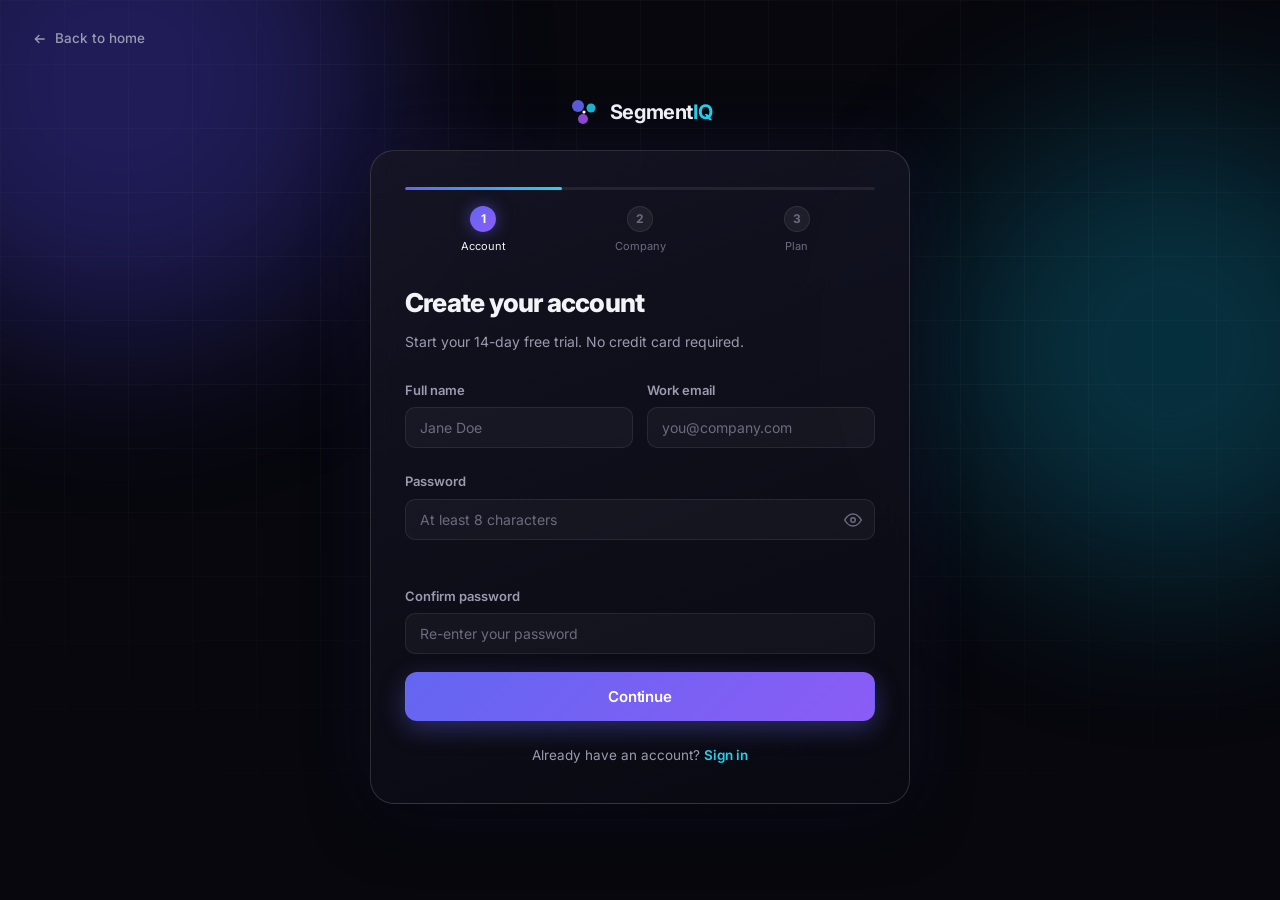
<file: register.html>
<!DOCTYPE html>
<html lang="en">
<head>
  <meta charset="UTF-8" />
  <meta name="viewport" content="width=device-width, initial-scale=1.0" />
  <title>Create Account — SegmentIQ</title>
  <link rel="preconnect" href="https://fonts.googleapis.com" />
  <link rel="preconnect" href="https://fonts.gstatic.com" crossorigin />
  <link href="https://fonts.googleapis.com/css2?family=Inter:wght@300;400;500;600;700;800;900&display=swap" rel="stylesheet" />
  <link rel="stylesheet" href="css/style.css" />
  <link rel="stylesheet" href="css/auth.css" />
</head>
<body class="auth-page">

  <div class="auth-bg">
    <div class="orb orb-1"></div>
    <div class="orb orb-2"></div>
    <div class="grid-overlay"></div>
  </div>

  <a href="index.html" class="auth-back">
    <svg width="16" height="16" viewBox="0 0 24 24" fill="none" stroke="currentColor" stroke-width="2"><path d="M19 12H5M11 18l-6-6 6-6"/></svg>
    Back to home
  </a>

  <div class="auth-wrap auth-wrap-wide">
    <div class="auth-brand">
      <a href="index.html" class="brand">
        <span class="brand-mark">
          <svg viewBox="0 0 32 32" fill="none" xmlns="http://www.w3.org/2000/svg">
            <circle cx="10" cy="10" r="6" fill="#6366f1" opacity="0.9"/>
            <circle cx="23" cy="12" r="4.5" fill="#22d3ee" opacity="0.85"/>
            <circle cx="15" cy="23" r="5" fill="#a855f7" opacity="0.85"/>
            <circle cx="16" cy="16" r="1.6" fill="#fff"/>
          </svg>
        </span>
        <span class="brand-name">Segment<span class="brand-accent">IQ</span></span>
      </a>
    </div>

    <div class="auth-card">
      <div class="stepper">
        <div class="stepper-track"><div class="stepper-fill" id="stepperFill"></div></div>
        <div class="stepper-dots">
          <div class="stepper-dot active" data-step="1"><span>1</span><em>Account</em></div>
          <div class="stepper-dot" data-step="2"><span>2</span><em>Company</em></div>
          <div class="stepper-dot" data-step="3"><span>3</span><em>Plan</em></div>
        </div>
      </div>

      <h1>Create your account</h1>
      <p class="auth-sub">Start your 14-day free trial. No credit card required.</p>

      <form id="registerForm" novalidate>
        <!-- STEP 1 -->
        <div class="form-step active" data-step="1">
          <div class="form-row">
            <div class="form-group">
              <label for="regName">Full name</label>
              <input type="text" id="regName" name="name" placeholder="Jane Doe" autocomplete="name" required />
              <span class="field-error" data-for="regName"></span>
            </div>
            <div class="form-group">
              <label for="regEmail">Work email</label>
              <input type="email" id="regEmail" name="email" placeholder="you@company.com" autocomplete="email" required />
              <span class="field-error" data-for="regEmail"></span>
            </div>
          </div>

          <div class="form-group">
            <label for="regPassword">Password</label>
            <div class="input-wrap">
              <input type="password" id="regPassword" name="password" placeholder="At least 8 characters" autocomplete="new-password" required minlength="8" />
              <button type="button" class="toggle-pw" data-target="regPassword" aria-label="Show password">
                <svg width="18" height="18" viewBox="0 0 24 24" fill="none" stroke="currentColor" stroke-width="2"><path d="M1 12s4-8 11-8 11 8 11 8-4 8-11 8-11-8-11-8z"/><circle cx="12" cy="12" r="3"/></svg>
              </button>
            </div>
            <div class="pw-strength" id="pwStrength">
              <div class="pw-bars"><i></i><i></i><i></i><i></i></div>
              <span class="pw-label">Password strength</span>
            </div>
            <span class="field-error" data-for="regPassword"></span>
          </div>

          <div class="form-group">
            <label for="regConfirm">Confirm password</label>
            <input type="password" id="regConfirm" name="confirm" placeholder="Re-enter your password" autocomplete="new-password" required />
            <span class="field-error" data-for="regConfirm"></span>
          </div>

          <div class="step-actions">
            <button type="button" class="btn btn-primary btn-block btn-lg" data-next="2">Continue</button>
          </div>
        </div>

        <!-- STEP 2 -->
        <div class="form-step" data-step="2">
          <div class="form-group">
            <label for="regCompany">Company name</label>
            <input type="text" id="regCompany" name="company" placeholder="Acme Inc." required />
            <span class="field-error" data-for="regCompany"></span>
          </div>

          <div class="form-row">
            <div class="form-group">
              <label for="regRole">Your role</label>
              <select id="regRole" name="role" required>
                <option value="">Select a role</option>
                <option value="Founder">Founder / CEO</option>
                <option value="Marketing">Marketing</option>
                <option value="Growth">Growth / Retention</option>
                <option value="Data">Data / Analytics</option>
                <option value="Product">Product</option>
                <option value="Other">Other</option>
              </select>
              <span class="field-error" data-for="regRole"></span>
            </div>
            <div class="form-group">
              <label for="regSize">Company size</label>
              <select id="regSize" name="size" required>
                <option value="">Select size</option>
                <option value="1-10">1–10</option>
                <option value="11-50">11–50</option>
                <option value="51-200">51–200</option>
                <option value="201-1000">201–1,000</option>
                <option value="1000+">1,000+</option>
              </select>
              <span class="field-error" data-for="regSize"></span>
            </div>
          </div>

          <div class="form-group">
            <label>Where does your customer data live?</label>
            <div class="chip-group" id="sourceChips">
              <button type="button" class="chip" data-value="Shopify">Shopify</button>
              <button type="button" class="chip" data-value="Stripe">Stripe</button>
              <button type="button" class="chip" data-value="HubSpot">HubSpot</button>
              <button type="button" class="chip" data-value="Segment">Segment</button>
              <button type="button" class="chip" data-value="BigQuery">BigQuery</button>
              <button type="button" class="chip" data-value="CSV">CSV Upload</button>
            </div>
          </div>

          <div class="step-actions step-actions-2">
            <button type="button" class="btn btn-outline" data-prev="1">Back</button>
            <button type="button" class="btn btn-primary" data-next="3">Continue</button>
          </div>
        </div>

        <!-- STEP 3 -->
        <div class="form-step" data-step="3">
          <p class="step-label">Choose your plan</p>
          <div class="plan-options">
            <label class="plan-option">
              <input type="radio" name="plan" value="Starter" />
              <div class="plan-option-body">
                <div class="plan-option-head"><strong>Starter</strong><span>$0/mo</span></div>
                <p>5,000 customers · 3 segments</p>
              </div>
            </label>
            <label class="plan-option">
              <input type="radio" name="plan" value="Growth" checked />
              <div class="plan-option-body">
                <div class="plan-option-head"><strong>Growth</strong><span>$49/mo</span></div>
                <p>100,000 customers · unlimited segments · predictive AI</p>
              </div>
            </label>
            <label class="plan-option">
              <input type="radio" name="plan" value="Enterprise" />
              <div class="plan-option-body">
                <div class="plan-option-head"><strong>Enterprise</strong><span>$199/mo</span></div>
                <p>Unlimited customers · custom models · SSO</p>
              </div>
            </label>
          </div>

          <label class="checkbox-row terms-row">
            <input type="checkbox" id="agreeTerms" required />
            <span>I agree to the <a href="#">Terms of Service</a> and <a href="#">Privacy Policy</a>.</span>
          </label>
          <span class="field-error" data-for="agreeTerms"></span>

          <div class="step-actions step-actions-2">
            <button type="button" class="btn btn-outline" data-prev="2">Back</button>
            <button type="submit" class="btn btn-primary btn-lg">Create Account</button>
          </div>

          <div class="auth-alert" id="authAlert" role="alert"></div>
        </div>
      </form>

      <p class="auth-switch">Already have an account? <a href="login.html">Sign in</a></p>
    </div>
  </div>

  <script src="js/auth.js"></script>
</body>
</html>
</file>
<file: css/style.css>
/* ============================================
   SegmentIQ — Global Styles
   ============================================ */

:root {
  --bg: #07070d;
  --bg-soft: #0c0c16;
  --surface: #11111d;
  --surface-2: #161624;
  --border: rgba(255, 255, 255, 0.08);
  --border-strong: rgba(255, 255, 255, 0.14);
  --text: #f4f4f8;
  --text-muted: #9a9ab0;
  --text-dim: #6b6b80;
  --primary: #6366f1;
  --primary-2: #8b5cf6;
  --accent: #22d3ee;
  --purple: #a855f7;
  --green: #10b981;
  --red: #ef4444;
  --yellow: #f59e0b;
  --radius: 16px;
  --radius-lg: 24px;
  --radius-sm: 10px;
  --shadow: 0 20px 60px rgba(0, 0, 0, 0.45);
  --shadow-glow: 0 0 60px rgba(99, 102, 241, 0.25);
  --font: 'Inter', -apple-system, BlinkMacSystemFont, 'Segoe UI', sans-serif;
}

* { margin: 0; padding: 0; box-sizing: border-box; }

html { scroll-behavior: smooth; -webkit-text-size-adjust: 100%; }

body {
  font-family: var(--font);
  background: var(--bg);
  color: var(--text);
  line-height: 1.6;
  -webkit-font-smoothing: antialiased;
  overflow-x: hidden;
}

img, svg { display: block; max-width: 100%; }
a { color: inherit; text-decoration: none; }
button { font-family: inherit; cursor: pointer; border: none; background: none; color: inherit; }
input, select, textarea { font-family: inherit; }
ul { list-style: none; }

.container { width: 100%; max-width: 1200px; margin: 0 auto; padding: 0 24px; }

.gradient-text {
  background: linear-gradient(135deg, #818cf8 0%, #22d3ee 50%, #a855f7 100%);
  -webkit-background-clip: text;
  background-clip: text;
  -webkit-text-fill-color: transparent;
}

/* ============ BUTTONS ============ */
.btn {
  display: inline-flex;
  align-items: center;
  justify-content: center;
  gap: 8px;
  padding: 11px 20px;
  border-radius: 10px;
  font-size: 14px;
  font-weight: 600;
  letter-spacing: -0.01em;
  transition: all 0.22s cubic-bezier(0.4, 0, 0.2, 1);
  white-space: nowrap;
  border: 1px solid transparent;
}
.btn-primary {
  background: linear-gradient(135deg, var(--primary), var(--primary-2));
  color: #fff;
  box-shadow: 0 8px 24px rgba(99, 102, 241, 0.35);
}
.btn-primary:hover {
  transform: translateY(-2px);
  box-shadow: 0 12px 32px rgba(99, 102, 241, 0.5);
}
.btn-outline {
  border-color: var(--border-strong);
  background: rgba(255, 255, 255, 0.03);
  color: var(--text);
}
.btn-outline:hover {
  background: rgba(255, 255, 255, 0.08);
  border-color: rgba(255, 255, 255, 0.25);
  transform: translateY(-2px);
}
.btn-ghost { color: var(--text-muted); }
.btn-ghost:hover { color: var(--text); }
.btn-lg { padding: 14px 28px; font-size: 15px; border-radius: 12px; }
.btn-block { width: 100%; }
.btn-demo {
  background: rgba(34, 211, 238, 0.1);
  border: 1px solid rgba(34, 211, 238, 0.3);
  color: #67e8f9;
}
.btn-demo:hover { background: rgba(34, 211, 238, 0.18); }

/* ============ NAVBAR ============ */
.navbar {
  position: fixed;
  top: 0; left: 0; right: 0;
  z-index: 100;
  padding: 16px 0;
  transition: all 0.3s ease;
}
.navbar.scrolled {
  background: rgba(7, 7, 13, 0.82);
  backdrop-filter: blur(18px);
  -webkit-backdrop-filter: blur(18px);
  border-bottom: 1px solid var(--border);
  padding: 12px 0;
}
.navbar-inner { display: flex; align-items: center; justify-content: space-between; gap: 24px; }
.brand { display: flex; align-items: center; gap: 10px; flex-shrink: 0; }
.brand-mark { width: 32px; height: 32px; flex-shrink: 0; }
.brand-mark svg { width: 100%; height: 100%; }
.brand-name { font-size: 18px; font-weight: 700; letter-spacing: -0.02em; }
.brand-accent { color: var(--accent); }
.nav-links { display: flex; align-items: center; gap: 32px; }
.nav-links a {
  font-size: 14px; font-weight: 500; color: var(--text-muted);
  transition: color 0.2s ease; position: relative;
}
.nav-links a:hover { color: var(--text); }
.nav-links a::after {
  content: ''; position: absolute; bottom: -6px; left: 0; width: 0; height: 2px;
  background: linear-gradient(90deg, var(--primary), var(--accent));
  transition: width 0.25s ease; border-radius: 2px;
}
.nav-links a:hover::after { width: 100%; }
.nav-actions { display: flex; align-items: center; gap: 10px; }
.nav-toggle {
  display: none; flex-direction: column; gap: 5px; padding: 6px;
}
.nav-toggle span {
  width: 22px; height: 2px; background: var(--text);
  border-radius: 2px; transition: all 0.25s ease;
}
.nav-toggle.open span:nth-child(1) { transform: translateY(7px) rotate(45deg); }
.nav-toggle.open span:nth-child(2) { opacity: 0; }
.nav-toggle.open span:nth-child(3) { transform: translateY(-7px) rotate(-45deg); }

/* ============ HERO ============ */
.hero { position: relative; padding: 160px 0 80px; overflow: hidden; }
.hero-bg { position: absolute; inset: 0; pointer-events: none; z-index: 0; }
.orb {
  position: absolute; border-radius: 50%; filter: blur(90px); opacity: 0.5;
  animation: float 18s ease-in-out infinite;
}
.orb-1 { width: 480px; height: 480px; background: #4f46e5; top: -120px; left: -80px; }
.orb-2 { width: 420px; height: 420px; background: #0891b2; top: 120px; right: -100px; animation-delay: -6s; }
.orb-3 { width: 380px; height: 380px; background: #9333ea; bottom: -140px; left: 40%; animation-delay: -12s; opacity: 0.35; }
@keyframes float {
  0%, 100% { transform: translate(0, 0) scale(1); }
  33% { transform: translate(30px, -40px) scale(1.06); }
  66% { transform: translate(-25px, 25px) scale(0.96); }
}
.grid-overlay {
  position: absolute; inset: 0;
  background-image: linear-gradient(rgba(255,255,255,0.028) 1px, transparent 1px),
                    linear-gradient(90deg, rgba(255,255,255,0.028) 1px, transparent 1px);
  background-size: 64px 64px;
  mask-image: radial-gradient(ellipse 90% 70% at 50% 30%, #000 40%, transparent 100%);
  -webkit-mask-image: radial-gradient(ellipse 90% 70% at 50% 30%, #000 40%, transparent 100%);
}
.hero-inner {
  position: relative; z-index: 1;
  display: grid; grid-template-columns: 1.05fr 0.95fr;
  gap: 64px; align-items: center;
}
.hero-content { max-width: 560px; }
.pill {
  display: inline-flex; align-items: center; gap: 8px;
  padding: 7px 14px; border-radius: 100px;
  background: rgba(99, 102, 241, 0.1);
  border: 1px solid rgba(99, 102, 241, 0.28);
  font-size: 12.5px; font-weight: 500; color: #a5b4fc;
  margin-bottom: 24px;
}
.pill-dot {
  width: 7px; height: 7px; border-radius: 50%; background: var(--accent);
  box-shadow: 0 0 0 0 rgba(34, 211, 238, 0.6);
  animation: pulse 2s infinite;
}
@keyframes pulse {
  0% { box-shadow: 0 0 0 0 rgba(34, 211, 238, 0.6); }
  70% { box-shadow: 0 0 0 9px rgba(34, 211, 238, 0); }
  100% { box-shadow: 0 0 0 0 rgba(34, 211, 238, 0); }
}
.hero-title {
  font-size: clamp(2.4rem, 5vw, 3.9rem);
  font-weight: 800; line-height: 1.08;
  letter-spacing: -0.035em; margin-bottom: 20px;
}
.hero-sub { font-size: 17px; color: var(--text-muted); max-width: 500px; margin-bottom: 32px; line-height: 1.65; }
.hero-cta { display: flex; flex-wrap: wrap; gap: 14px; margin-bottom: 40px; }
.hero-meta { display: flex; align-items: center; gap: 16px; }
.avatars { display: flex; }
.avatar {
  width: 34px; height: 34px; border-radius: 50%;
  display: grid; place-items: center;
  font-size: 13px; font-weight: 600; color: #fff;
  border: 2px solid var(--bg); margin-left: -10px;
  background: linear-gradient(135deg, #6366f1, #a855f7);
}
.avatar:first-child { margin-left: 0; }
.avatar:nth-child(2) { background: linear-gradient(135deg, #0891b2, #22d3ee); }
.avatar:nth-child(3) { background: linear-gradient(135deg, #db2777, #f59e0b); }
.avatar:nth-child(4) { background: linear-gradient(135deg, #059669, #10b981); }
.avatar-more { background: var(--surface-2); color: var(--text-muted); font-size: 15px; }
.hero-meta p { font-size: 13.5px; color: var(--text-muted); }
.hero-meta strong { color: var(--text); }

/* Hero visual */
.hero-visual { position: relative; }
.glass-card {
  background: linear-gradient(160deg, rgba(22, 22, 38, 0.9), rgba(12, 12, 22, 0.92));
  border: 1px solid var(--border-strong);
  border-radius: var(--radius-lg);
  backdrop-filter: blur(24px);
  box-shadow: var(--shadow), var(--shadow-glow);
  overflow: hidden;
}
.dashboard-preview { transform: perspective(1200px) rotateY(-6deg) rotateX(2deg); }
.dp-header {
  display: flex; align-items: center; gap: 7px;
  padding: 14px 18px; border-bottom: 1px solid var(--border);
  background: rgba(255, 255, 255, 0.02);
}
.dot { width: 10px; height: 10px; border-radius: 50%; }
.dot-red { background: #ff5f57; }
.dot-yellow { background: #febc2e; }
.dot-green { background: #28c840; }
.dp-title { margin-left: 10px; font-size: 12px; color: var(--text-dim); font-weight: 500; }
.dp-body { padding: 20px; }
.dp-kpis { display: grid; grid-template-columns: 1fr 1fr; gap: 12px; margin-bottom: 18px; }
.dp-kpi {
  display: flex; flex-direction: column; gap: 3px;
  padding: 14px; border-radius: 12px;
  background: rgba(255, 255, 255, 0.03);
  border: 1px solid var(--border);
}
.dp-kpi-label { font-size: 11px; color: var(--text-dim); text-transform: uppercase; letter-spacing: 0.06em; font-weight: 500; }
.dp-kpi-value { font-size: 22px; font-weight: 700; letter-spacing: -0.02em; }
.dp-kpi-trend { font-size: 11px; font-weight: 600; }
.dp-kpi-trend.up { color: var(--green); }
.dp-chart {
  display: flex; align-items: flex-end; gap: 8px;
  height: 130px; padding: 12px; border-radius: 12px;
  background: rgba(255, 255, 255, 0.02);
  border: 1px solid var(--border);
  margin-bottom: 16px;
}
.dp-chart .bar {
  flex: 1; height: var(--h); border-radius: 6px 6px 2px 2px;
  background: linear-gradient(180deg, #6366f1, #4338ca);
  animation: growBar 1.4s cubic-bezier(0.4, 0, 0.2, 1) backwards;
  transform-origin: bottom;
}
.dp-chart .bar:nth-child(2n) { background: linear-gradient(180deg, #22d3ee, #0891b2); }
.dp-chart .bar:nth-child(3n) { background: linear-gradient(180deg, #a855f7, #7e22ce); }
.dp-chart .bar:nth-child(1) { animation-delay: 0.05s; }
.dp-chart .bar:nth-child(2) { animation-delay: 0.1s; }
.dp-chart .bar:nth-child(3) { animation-delay: 0.15s; }
.dp-chart .bar:nth-child(4) { animation-delay: 0.2s; }
.dp-chart .bar:nth-child(5) { animation-delay: 0.25s; }
.dp-chart .bar:nth-child(6) { animation-delay: 0.3s; }
.dp-chart .bar:nth-child(7) { animation-delay: 0.35s; }
.dp-chart .bar:nth-child(8) { animation-delay: 0.4s; }
.dp-chart .bar:nth-child(9) { animation-delay: 0.45s; }
@keyframes growBar { from { transform: scaleY(0); opacity: 0; } to { transform: scaleY(1); opacity: 1; } }
.dp-segments { display: flex; flex-direction: column; gap: 8px; }
.dp-seg {
  display: flex; align-items: center; gap: 8px;
  font-size: 12.5px; color: var(--text-muted);
}
.dp-seg b { margin-left: auto; color: var(--text); font-weight: 600; }
.seg-dot { width: 8px; height: 8px; border-radius: 50%; flex-shrink: 0; }

.float-card {
  position: absolute; display: flex; align-items: center; gap: 10px;
  padding: 12px 16px; border-radius: 14px;
  background: rgba(20, 20, 34, 0.92);
  border: 1px solid var(--border-strong);
  backdrop-filter: blur(16px);
  box-shadow: 0 12px 40px rgba(0, 0, 0, 0.5);
  animation: floatCard 6s ease-in-out infinite;
}
.float-card-1 { top: -22px; right: -16px; }
.float-card-2 { bottom: 30px; left: -32px; animation-delay: -3s; }
@keyframes floatCard {
  0%, 100% { transform: translateY(0); }
  50% { transform: translateY(-10px); }
}
.fc-icon {
  width: 34px; height: 34px; border-radius: 10px;
  display: grid; place-items: center; flex-shrink: 0;
}
.fc-icon-green { background: rgba(16, 185, 129, 0.15); color: var(--green); }
.fc-icon-indigo { background: rgba(99, 102, 241, 0.15); color: #818cf8; }
.float-card strong { display: block; font-size: 14px; font-weight: 700; line-height: 1.2; }
.float-card span { font-size: 11px; color: var(--text-dim); }

/* Logo strip */
.logo-strip { position: relative; z-index: 1; margin-top: 100px; text-align: center; }
.logo-strip p { font-size: 12px; color: var(--text-dim); text-transform: uppercase; letter-spacing: 0.12em; margin-bottom: 22px; font-weight: 500; }
.logos { display: flex; flex-wrap: wrap; justify-content: center; gap: 48px; }
.logos span { font-size: 20px; font-weight: 700; color: var(--text-dim); letter-spacing: -0.02em; opacity: 0.7; transition: all 0.25s ease; }
.logos span:hover { color: var(--text-muted); opacity: 1; }

/* ============ SECTIONS ============ */
.section { padding: 110px 0; position: relative; }
.section-head { text-align: center; max-width: 640px; margin: 0 auto 64px; }
.eyebrow {
  display: inline-block; font-size: 12px; font-weight: 600;
  text-transform: uppercase; letter-spacing: 0.14em;
  color: var(--accent); margin-bottom: 14px;
}
.section-head h2 {
  font-size: clamp(1.9rem, 3.6vw, 2.8rem);
  font-weight: 800; letter-spacing: -0.03em; line-height: 1.15; margin-bottom: 16px;
}
.section-head p { font-size: 16px; color: var(--text-muted); }

/* ============ FEATURES ============ */
.feature-grid { display: grid; grid-template-columns: repeat(3, 1fr); gap: 22px; }
.feature-card {
  padding: 28px; border-radius: var(--radius);
  background: linear-gradient(160deg, rgba(22, 22, 38, 0.6), rgba(12, 12, 22, 0.6));
  border: 1px solid var(--border);
  transition: all 0.3s cubic-bezier(0.4, 0, 0.2, 1);
  position: relative; overflow: hidden;
}
.feature-card::before {
  content: ''; position: absolute; inset: 0;
  background: radial-gradient(400px circle at var(--mx, 50%) var(--my, 0%), rgba(99, 102, 241, 0.1), transparent 60%);
  opacity: 0; transition: opacity 0.3s ease;
}
.feature-card:hover { transform: translateY(-6px); border-color: var(--border-strong); box-shadow: 0 20px 50px rgba(0,0,0,0.4); }
.feature-card:hover::before { opacity: 1; }
.feature-icon {
  width: 48px; height: 48px; border-radius: 13px;
  display: grid; place-items: center; margin-bottom: 20px;
  background: color-mix(in srgb, var(--c) 14%, transparent);
  color: var(--c);
  position: relative; z-index: 1;
}
.feature-icon svg { width: 24px; height: 24px; }
.feature-card h3 { font-size: 17px; font-weight: 700; margin-bottom: 9px; letter-spacing: -0.01em; position: relative; z-index: 1; }
.feature-card p { font-size: 14px; color: var(--text-muted); line-height: 1.6; position: relative; z-index: 1; }

/* ============ HOW ============ */
.how { background: linear-gradient(180deg, transparent, rgba(99, 102, 241, 0.04), transparent); }
.steps { display: flex; align-items: flex-start; gap: 16px; justify-content: center; }
.step {
  flex: 1; max-width: 300px; padding: 30px 24px;
  border-radius: var(--radius); text-align: center;
  background: rgba(255, 255, 255, 0.02); border: 1px solid var(--border);
}
.step-num {
  font-size: 13px; font-weight: 700; color: var(--accent);
  letter-spacing: 0.1em; margin-bottom: 14px;
}
.step h3 { font-size: 18px; font-weight: 700; margin-bottom: 10px; letter-spacing: -0.01em; }
.step p { font-size: 14px; color: var(--text-muted); line-height: 1.6; }
.step-arrow { color: var(--text-dim); padding-top: 80px; flex-shrink: 0; }

/* ============ PRICING ============ */
.pricing-grid { display: grid; grid-template-columns: repeat(3, 1fr); gap: 22px; align-items: start; }
.price-card {
  padding: 34px 28px; border-radius: var(--radius-lg);
  background: linear-gradient(160deg, rgba(22, 22, 38, 0.6), rgba(12, 12, 22, 0.6));
  border: 1px solid var(--border); position: relative;
  transition: all 0.3s ease;
}
.price-card:hover { transform: translateY(-4px); border-color: var(--border-strong); }
.price-card-featured {
  border-color: rgba(99, 102, 241, 0.5);
  background: linear-gradient(160deg, rgba(99, 102, 241, 0.1), rgba(12, 12, 22, 0.7));
  box-shadow: 0 0 50px rgba(99, 102, 241, 0.15);
}
.badge {
  position: absolute; top: -13px; left: 50%; transform: translateX(-50%);
  padding: 5px 14px; border-radius: 100px;
  background: linear-gradient(135deg, var(--primary), var(--accent));
  font-size: 11px; font-weight: 700; text-transform: uppercase; letter-spacing: 0.06em;
  color: #fff; white-space: nowrap;
}
.price-card h3 { font-size: 19px; font-weight: 700; margin-bottom: 8px; }
.price-desc { font-size: 13.5px; color: var(--text-muted); margin-bottom: 22px; min-height: 42px; }
.price { font-size: 44px; font-weight: 800; letter-spacing: -0.03em; margin-bottom: 22px; line-height: 1; }
.price .currency { font-size: 22px; vertical-align: super; font-weight: 600; }
.price .period { font-size: 15px; font-weight: 500; color: var(--text-dim); }
.price-card .btn { margin-bottom: 26px; }
.price-features { display: flex; flex-direction: column; gap: 12px; }
.price-features li {
  font-size: 14px; color: var(--text-muted); padding-left: 26px; position: relative;
}
.price-features li::before {
  content: '✓'; position: absolute; left: 0; top: 0;
  color: var(--green); font-weight: 700;
}

/* ============ FAQ ============ */
.faq-container { max-width: 800px; }
.faq-list { display: flex; flex-direction: column; gap: 12px; }
.faq-item { border: 1px solid var(--border); border-radius: var(--radius-sm); overflow: hidden; background: rgba(255,255,255,0.02); transition: border-color 0.25s ease; }
.faq-item.open { border-color: var(--border-strong); }
.faq-q {
  width: 100%; display: flex; align-items: center; justify-content: space-between; gap: 16px;
  padding: 20px 22px; font-size: 15.5px; font-weight: 600; text-align: left;
}
.faq-icon { font-size: 22px; color: var(--accent); font-weight: 300; transition: transform 0.3s ease; flex-shrink: 0; }
.faq-item.open .faq-icon { transform: rotate(45deg); }
.faq-a { max-height: 0; overflow: hidden; transition: max-height 0.35s ease; }
.faq-a p { padding: 0 22px 20px; font-size: 14.5px; color: var(--text-muted); line-height: 1.65; }

/* ============ CTA ============ */
.cta-section { padding-top: 40px; }
.cta-box {
  position: relative; text-align: center; padding: 70px 40px;
  border-radius: var(--radius-lg); overflow: hidden;
  background: linear-gradient(160deg, rgba(99, 102, 241, 0.14), rgba(12, 12, 22, 0.8));
  border: 1px solid rgba(99, 102, 241, 0.3);
}
.cta-glow {
  position: absolute; top: -50%; left: 50%; transform: translateX(-50%);
  width: 600px; height: 400px; border-radius: 50%;
  background: radial-gradient(circle, rgba(99, 102, 241, 0.4), transparent 70%);
  filter: blur(60px); pointer-events: none;
}
.cta-box h2 { font-size: clamp(1.8rem, 3.4vw, 2.5rem); font-weight: 800; letter-spacing: -0.03em; margin-bottom: 14px; position: relative; }
.cta-box p { font-size: 16px; color: var(--text-muted); margin-bottom: 32px; position: relative; }
.cta-actions { display: flex; gap: 14px; justify-content: center; flex-wrap: wrap; position: relative; }

/* ============ FOOTER ============ */
.footer { padding: 70px 0 30px; border-top: 1px solid var(--border); background: var(--bg-soft); }
.footer-grid { display: grid; grid-template-columns: 2fr 1fr 1fr 1fr; gap: 48px; padding-bottom: 48px; }
.footer-brand .brand { margin-bottom: 16px; }
.footer-brand p { font-size: 14px; color: var(--text-muted); max-width: 260px; }
.footer-col h4 { font-size: 13px; font-weight: 600; text-transform: uppercase; letter-spacing: 0.08em; color: var(--text-dim); margin-bottom: 16px; }
.footer-col a { display: block; font-size: 14px; color: var(--text-muted); margin-bottom: 10px; transition: color 0.2s ease; }
.footer-col a:hover { color: var(--text); }
.footer-bottom { padding-top: 26px; border-top: 1px solid var(--border); text-align: center; }
.footer-bottom p { font-size: 13px; color: var(--text-dim); }

/* ============ REVEAL ANIMATION ============ */
.reveal { opacity: 0; transform: translateY(26px); transition: opacity 0.7s cubic-bezier(0.4, 0, 0.2, 1), transform 0.7s cubic-bezier(0.4, 0, 0.2, 1); }
.reveal.visible { opacity: 1; transform: translateY(0); }

/* ============ RESPONSIVE ============ */
@media (max-width: 1024px) {
  .hero-inner { grid-template-columns: 1fr; gap: 60px; }
  .hero-content { max-width: 100%; text-align: center; margin: 0 auto; }
  .hero-sub { margin-left: auto; margin-right: auto; }
  .hero-cta, .hero-meta { justify-content: center; }
  .pill { margin-left: auto; margin-right: auto; }
  .hero-visual { max-width: 520px; margin: 0 auto; }
  .feature-grid { grid-template-columns: repeat(2, 1fr); }
  .footer-grid { grid-template-columns: 1fr 1fr; gap: 36px; }
}

@media (max-width: 768px) {
  .nav-links, .nav-actions { display: none; }
  .nav-toggle { display: flex; }
  .navbar.mobile-open .nav-links {
    display: flex; flex-direction: column; align-items: flex-start;
    position: absolute; top: 100%; left: 0; right: 0;
    padding: 20px 24px; gap: 18px;
    background: rgba(12, 12, 22, 0.98);
    backdrop-filter: blur(20px);
    border-bottom: 1px solid var(--border);
  }
  .hero { padding: 130px 0 60px; }
  .section { padding: 70px 0; }
  .section-head { margin-bottom: 44px; }
  .feature-grid { grid-template-columns: 1fr; }
  .steps { flex-direction: column; align-items: stretch; }
  .step { max-width: 100%; }
  .step-arrow { transform: rotate(90deg); padding: 0; align-self: center; }
  .pricing-grid { grid-template-columns: 1fr; max-width: 420px; margin: 0 auto; }
  .price-card-featured { order: -1; }
  .footer-grid { grid-template-columns: 1fr; gap: 30px; }
  .logos { gap: 28px; }
  .logos span { font-size: 16px; }
  .float-card-1 { right: 4px; }
  .float-card-2 { left: 4px; }
  .cta-box { padding: 50px 24px; }
}

@media (prefers-reduced-motion: reduce) {
  *, *::before, *::after { animation-duration: 0.001ms !important; animation-iteration-count: 1 !important; transition-duration: 0.001ms !important; }
  .reveal { opacity: 1; transform: none; }
}
</file>
<file: css/dashboard.css>
/* ============================================
SegmentIQ — Dashboard Styles
============================================ */
.dashboard-page {
display: flex;
min-height: 100vh;
background: var(--bg);
overflow-x: hidden;
}
/* ============ SIDEBAR ============ */
.sidebar {
width: 260px;
flex-shrink: 0;
background: var(--bg-soft);
border-right: 1px solid var(--border);
display: flex;
flex-direction: column;
position: fixed;
top: 0;
bottom: 0;
left: 0;
z-index: 80;
transition: transform 0.3s cubic-bezier(0.4, 0, 0.2, 1);
}
.sidebar-top {
display: flex;
align-items: center;
justify-content: space-between;
padding: 20px 20px 16px;
}
.sidebar-top .brand-name { font-size: 17px; }
.sidebar-close { display: none; padding: 6px; color: var(--text-muted); border-radius: 8px; }
.sidebar-close:hover { background: rgba(255,255,255,0.06); color: var(--text); }
.workspace-pill {
display: flex;
align-items: center;
gap: 10px;
margin: 0 14px 20px;
padding: 10px 12px;
border-radius: 12px;
background: rgba(255, 255, 255, 0.035);
border: 1px solid var(--border);
cursor: pointer;
transition: all 0.2s ease;
}
.workspace-pill:hover { background: rgba(255, 255, 255, 0.06); border-color: var(--border-strong); }
.ws-avatar {
width: 32px; height: 32px; border-radius: 9px;
display: grid; place-items: center;
font-size: 14px; font-weight: 700; color: #fff;
background: linear-gradient(135deg, var(--primary), var(--purple));
flex-shrink: 0;
}
.ws-info { flex: 1; min-width: 0; }
.ws-info strong { display: block; font-size: 13px; font-weight: 600; white-space: nowrap; overflow: hidden; text-overflow: ellipsis; }
.ws-info span { font-size: 11px; color: var(--text-dim); }
.workspace-pill > svg { color: var(--text-dim); flex-shrink: 0; }
.sidebar-nav {
flex: 1;
overflow-y: auto;
padding: 0 14px 16px;
}
.nav-group-label {
font-size: 10.5px; font-weight: 600; text-transform: uppercase;
letter-spacing: 0.1em; color: var(--text-dim);
padding: 14px 10px 8px;
}
.side-link {
display: flex; align-items: center; gap: 11px;
padding: 9px 11px; margin-bottom: 2px;
border-radius: 9px;
font-size: 13.5px; font-weight: 500;
color: var(--text-muted);
transition: all 0.18s ease;
position: relative;
}
.side-link:hover { background: rgba(255,255,255,0.05); color: var(--text); }
.side-link.active {
background: linear-gradient(90deg, rgba(99,102,241,0.16), rgba(99,102,241,0.04));
color: #c7d2fe;
}
.side-link.active::before {
content: ''; position: absolute; left: -14px; top: 50%; transform: translateY(-50%);
width: 3px; height: 18px; border-radius: 0 3px 3px 0;
background: var(--primary);
}
.side-link svg { flex-shrink: 0; opacity: 0.9; }
.side-badge {
margin-left: auto;
font-size: 10.5px; font-weight: 700;
padding: 1px 7px; border-radius: 20px;
background: rgba(255,255,255,0.08); color: var(--text-muted);
}
.side-badge-new {
background: rgba(34, 211, 238, 0.16); color: #67e8f9;
text-transform: uppercase; letter-spacing: 0.04em;
}
.sidebar-footer { padding: 14px; }
.upgrade-card {
padding: 16px 15px;
border-radius: 14px;
background: linear-gradient(160deg, rgba(99,102,241,0.16), rgba(168,85,247,0.08));
border: 1px solid rgba(99, 102, 241, 0.3);
text-align: center;
}
.upgrade-icon { font-size: 20px; margin-bottom: 6px; }
.upgrade-card strong { display: block; font-size: 13px; font-weight: 700; margin-bottom: 4px; }
.upgrade-card p { font-size: 11.5px; color: var(--text-muted); line-height: 1.5; margin-bottom: 12px; }
.btn-sm { padding: 8px 14px; font-size: 12.5px; border-radius: 8px; }
.sidebar-overlay {
display: none;
position: fixed; inset: 0; z-index: 75;
background: rgba(0,0,0,0.6);
backdrop-filter: blur(2px);
}
/* ============ MAIN AREA ============ */
.main-area {
flex: 1;
min-width: 0;
margin-left: 260px;
display: flex;
flex-direction: column;
}
/* ---------- Topbar ---------- */
.topbar {
position: sticky; top: 0; z-index: 60;
display: flex; align-items: center; justify-content: space-between; gap: 20px;
padding: 14px 28px;
background: rgba(7, 7, 13, 0.82);
backdrop-filter: blur(18px);
-webkit-backdrop-filter: blur(18px);
border-bottom: 1px solid var(--border);
}
.topbar-left { display: flex; align-items: center; gap: 14px; min-width: 0; }
.sidebar-toggle { display: none; }
.page-heading h1 { font-size: 19px; font-weight: 700; letter-spacing: -0.02em; line-height: 1.2; }
.page-heading p { font-size: 12.5px; color: var(--text-dim); margin-top: 2px; }
.topbar-right { display: flex; align-items: center; gap: 12px; }
.demo-banner {
display: inline-flex; align-items: center; gap: 7px;
padding: 6px 12px; border-radius: 100px;
background: rgba(34, 211, 238, 0.1);
border: 1px solid rgba(34, 211, 238, 0.3);
font-size: 11.5px; font-weight: 600; color: #67e8f9;
white-space: nowrap;
}
.demo-dot {
width: 6px; height: 6px; border-radius: 50%; background: var(--accent);
animation: pulse 2s infinite;
}
.search-box {
display: flex; align-items: center; gap: 9px;
padding: 8px 13px; border-radius: 10px;
background: rgba(255,255,255,0.04);
border: 1px solid var(--border);
width: 250px;
transition: all 0.2s ease;
}
.search-box:focus-within { border-color: var(--primary); background: rgba(99,102,241,0.06); width: 290px; }
.search-box svg { color: var(--text-dim); flex-shrink: 0; }
.search-box input {
flex: 1; background: none; border: none; outline: none;
color: var(--text); font-size: 13px; min-width: 0;
}
.search-box input::placeholder { color: var(--text-dim); }
.icon-btn {
position: relative;
width: 38px; height: 38px; border-radius: 10px;
display: grid; place-items: center;
color: var(--text-muted);
border: 1px solid var(--border);
background: rgba(255,255,255,0.03);
transition: all 0.2s ease;
flex-shrink: 0;
}
.icon-btn:hover { color: var(--text); background: rgba(255,255,255,0.07); border-color: var(--border-strong); }
.notif-dot {
position: absolute; top: 8px; right: 9px;
width: 7px; height: 7px; border-radius: 50%;
background: var(--red); border: 1.5px solid var(--bg);
}
/* ---------- User menu ---------- */
.user-menu { position: relative; }
.user-btn {
display: flex; align-items: center; gap: 9px;
padding: 5px 9px 5px 5px; border-radius: 100px;
border: 1px solid var(--border);
background: rgba(255,255,255,0.03);
transition: all 0.2s ease;
}
.user-btn:hover { background: rgba(255,255,255,0.07); border-color: var(--border-strong); }
.user-avatar {
width: 30px; height: 30px; border-radius: 50%;
display: grid; place-items: center;
font-size: 12.5px; font-weight: 700; color: #fff;
background: linear-gradient(135deg, var(--primary), var(--purple));
flex-shrink: 0;
}
.user-name { font-size: 13px; font-weight: 500; }
.user-btn > svg { color: var(--text-dim); }
.user-dropdown {
position: absolute; top: calc(100% + 10px); right: 0;
width: 220px;
background: var(--surface);
border: 1px solid var(--border-strong);
border-radius: 13px;
box-shadow: 0 20px 50px rgba(0,0,0,0.5);
padding: 6px;
opacity: 0; visibility: hidden; transform: translateY(-8px);
transition: all 0.2s ease;
z-index: 70;
}
.user-dropdown.open { opacity: 1; visibility: visible; transform: translateY(0); }
.ud-header { padding: 12px 12px 10px; border-bottom: 1px solid var(--border); margin-bottom: 6px; }
.ud-header strong { display: block; font-size: 13.5px; font-weight: 600; }
.ud-header span { font-size: 11.5px; color: var(--text-dim); }
.ud-item {
display: block; width: 100%; text-align: left;
padding: 9px 12px; border-radius: 8px;
font-size: 13px; color: var(--text-muted);
transition: all 0.16s ease;
}
.ud-item:hover { background: rgba(255,255,255,0.06); color: var(--text); }
.user-dropdown hr { border: none; border-top: 1px solid var(--border); margin: 5px 0; }
.ud-logout { color: #fca5a5; }
.ud-logout:hover { background: rgba(239,68,68,0.1); color: #f87171; }
/* ---------- Content ---------- */
.content { padding: 26px 28px 48px; flex: 1; }
.view { display: none; animation: viewIn 0.4s cubic-bezier(0.4, 0, 0.2, 1); }
.view.active { display: block; }
@keyframes viewIn { from { opacity: 0; transform: translateY(10px); } to { opacity: 1; transform: translateY(0); } }
/* ---------- KPI cards ---------- */
.kpi-grid { display: grid; grid-template-columns: repeat(4, 1fr); gap: 16px; margin-bottom: 20px; }
.kpi-card {
padding: 18px 20px;
border-radius: 14px;
background: linear-gradient(160deg, rgba(22,22,38,0.7), rgba(12,12,22,0.7));
border: 1px solid var(--border);
transition: all 0.25s ease;
}
.kpi-card:hover { border-color: var(--border-strong); transform: translateY(-3px); box-shadow: 0 14px 34px rgba(0,0,0,0.3); }
.kpi-head { display: flex; align-items: center; justify-content: space-between; margin-bottom: 12px; }
.kpi-label { font-size: 12px; font-weight: 500; color: var(--text-muted); }
.kpi-icon {
width: 32px; height: 32px; border-radius: 9px;
display: grid; place-items: center;
background: color-mix(in srgb, var(--c) 14%, transparent);
color: var(--c);
}
.kpi-value { font-size: 27px; font-weight: 800; letter-spacing: -0.03em; line-height: 1.1; margin-bottom: 8px; }
.kpi-value .currency { font-size: 18px; font-weight: 600; vertical-align: super; }
.kpi-value .pct { font-size: 17px; font-weight: 600; color: var(--text-muted); margin-left: 2px; }
.kpi-foot { font-size: 11.5px; color: var(--text-dim); display: flex; align-items: center; gap: 6px; }
.trend { font-weight: 600; }
.trend.up { color: var(--green); }
.trend.down { color: var(--green); }
/* ---------- Panels ---------- */
.grid-2 { display: grid; grid-template-columns: 1.6fr 1fr; gap: 16px; margin-bottom: 16px; }
.grid-2-wide { grid-template-columns: 1.3fr 1fr; }
.panel {
padding: 20px 22px;
border-radius: 14px;
background: linear-gradient(160deg, rgba(22,22,38,0.6), rgba(12,12,22,0.6));
border: 1px solid var(--border);
min-width: 0;
}
.panel-head {
display: flex; align-items: flex-start; justify-content: space-between;
gap: 16px; margin-bottom: 18px; flex-wrap: wrap;
}
.panel-head h3 { font-size: 15px; font-weight: 700; letter-spacing: -0.01em; }
.panel-head p { font-size: 12px; color: var(--text-dim); margin-top: 2px; }
.panel-link { font-size: 12.5px; color: var(--accent); font-weight: 500; white-space: nowrap; }
.panel-link:hover { text-decoration: underline; }
.seg-legend { display: flex; gap: 14px; flex-wrap: wrap; }
.seg-legend span { display: inline-flex; align-items: center; gap: 6px; font-size: 11.5px; color: var(--text-muted); }
.seg-legend i { width: 9px; height: 9px; border-radius: 3px; }
/* ---------- Bar chart ---------- */
.chart-area {
display: flex; align-items: flex-end; justify-content: space-between;
gap: 14px; height: 220px; padding-top: 10px;
}
.chart-group {
flex: 1; display: flex; flex-direction: column; align-items: center; gap: 8px; height: 100%;
justify-content: flex-end;
}
.chart-bars { display: flex; align-items: flex-end; gap: 4px; height: 100%; width: 100%; justify-content: center; }
.chart-bars .cb {
width: 12px; border-radius: 4px 4px 2px 2px;
height: var(--h); min-height: 4px;
transition: all 0.3s ease;
animation: growUp 0.8s cubic-bezier(0.4, 0, 0.2, 1) backwards;
transform-origin: bottom;
cursor: pointer;
}
.chart-bars .cb:hover { filter: brightness(1.25); transform: scaleY(1.04); }
.cb-1 { background: linear-gradient(180deg, #818cf8, #4f46e5); }
.cb-2 { background: linear-gradient(180deg, #22d3ee, #0891b2); }
.cb-3 { background: linear-gradient(180deg, #c084fc, #9333ea); }
@keyframes growUp { from { transform: scaleY(0); opacity: 0; } to { transform: scaleY(1); opacity: 1; } }
.chart-label { font-size: 11px; color: var(--text-dim); font-weight: 500; }
/* ---------- Donut ---------- */
.donut-wrap { position: relative; display: grid; place-items: center; margin: 6px 0 20px; }
.donut { width: 180px; height: 180px; transform: rotate(-90deg); }
.donut circle { fill: none; stroke-width: 16; }
.donut-seg {
transition: stroke-dasharray 0.9s cubic-bezier(0.4, 0, 0.2, 1), stroke-width 0.2s ease;
cursor: pointer;
}
.donut-seg:hover { stroke-width: 20; }
.donut-center {
position: absolute; top: 50%; left: 50%; transform: translate(-50%, -50%);
text-align: center; pointer-events: none;
}
.donut-center strong { display: block; font-size: 24px; font-weight: 800; letter-spacing: -0.03em; }
.donut-center span { font-size: 11px; color: var(--text-dim); }
.donut-legend { display: flex; flex-direction: column; gap: 9px; }
.donut-legend .dl-item {
display: flex; align-items: center; gap: 9px;
font-size: 12.5px; color: var(--text-muted);
}
.donut-legend .dl-item i { width: 10px; height: 10px; border-radius: 3px; flex-shrink: 0; }
.donut-legend .dl-item b { margin-left: auto; color: var(--text); font-weight: 600; }
/* ---------- Segment table ---------- */
.segment-table { display: flex; flex-direction: column; gap: 6px; }
.seg-row {
display: flex; align-items: center; gap: 12px;
padding: 11px 12px; border-radius: 10px;
transition: background 0.18s ease;
cursor: pointer;
}
.seg-row:hover { background: rgba(255,255,255,0.04); }
.seg-row-dot { width: 9px; height: 9px; border-radius: 50%; flex-shrink: 0; }
.seg-row-info { flex: 1; min-width: 0; }
.seg-row-info strong { display: block; font-size: 13px; font-weight: 600; }
.seg-row-info span { font-size: 11.5px; color: var(--text-dim); }
.seg-row-bar { width: 90px; height: 6px; border-radius: 4px; background: rgba(255,255,255,0.08); overflow: hidden; }
.seg-row-bar i { display: block; height: 100%; border-radius: 4px; transition: width 0.8s ease; }
.seg-row-val { font-size: 12.5px; font-weight: 600; width: 52px; text-align: right; }
/* ---------- Activity ---------- */
.activity-list { display: flex; flex-direction: column; gap: 2px; }
.activity-item {
display: flex; gap: 12px; padding: 10px 0;
border-bottom: 1px solid rgba(255,255,255,0.04);
animation: fadeInUp 0.4s ease backwards;
}
.activity-item:last-child { border-bottom: none; }
@keyframes fadeInUp { from { opacity: 0; transform: translateY(6px); } to { opacity: 1; transform: translateY(0); } }
.act-icon {
width: 30px; height: 30px; border-radius: 9px;
display: grid; place-items: center; flex-shrink: 0;
font-size: 13px;
}
.act-body { flex: 1; min-width: 0; }
.act-body p { font-size: 12.5px; color: var(--text-muted); line-height: 1.45; }
.act-body p strong { color: var(--text); font-weight: 600; }
.act-time { font-size: 11px; color: var(--text-dim); margin-top: 2px; }
/* ---------- View toolbar / tabs ---------- */
.view-toolbar {
display: flex; align-items: center; justify-content: space-between;
gap: 16px; margin-bottom: 20px; flex-wrap: wrap;
}
.toolbar-tabs { display: flex; gap: 6px; padding: 4px; border-radius: 11px; background: rgba(255,255,255,0.035); border: 1px solid var(--border); }
.tab {
padding: 7px 15px; border-radius: 8px;
font-size: 13px; font-weight: 500; color: var(--text-muted);
transition: all 0.18s ease;
}
.tab:hover { color: var(--text); }
.tab.active { background: var(--surface-2); color: var(--text); box-shadow: 0 2px 8px rgba(0,0,0,0.3); }
/* ---------- Segments grid ---------- */
.segments-grid { display: grid; grid-template-columns: repeat(3, 1fr); gap: 16px; }
.seg-card {
padding: 20px; border-radius: 14px;
background: linear-gradient(160deg, rgba(22,22,38,0.7), rgba(12,12,22,0.7));
border: 1px solid var(--border);
transition: all 0.25s ease;
cursor: pointer;
position: relative;
overflow: hidden;
}
.seg-card::after {
content: ''; position: absolute; top: 0; left: 0; right: 0; height: 3px;
background: var(--accent-color, var(--primary));
opacity: 0.85;
}
.seg-card:hover { transform: translateY(-4px); border-color: var(--border-strong); box-shadow: 0 16px 40px rgba(0,0,0,0.35); }
.seg-card-head { display: flex; align-items: flex-start; justify-content: space-between; margin-bottom: 14px; }
.seg-card-icon {
width: 40px; height: 40px; border-radius: 11px;
display: grid; place-items: center; font-size: 18px;
background: color-mix(in srgb, var(--accent-color) 15%, transparent);
}
.seg-tag {
font-size: 10.5px; font-weight: 600; padding: 3px 9px; border-radius: 20px;
text-transform: uppercase; letter-spacing: 0.04em;
}
.seg-tag.high { background: rgba(16,185,129,0.14); color: #6ee7b7; }
.seg-tag.risk { background: rgba(239,68,68,0.14); color: #fca5a5; }
.seg-tag.new { background: rgba(34,211,238,0.14); color: #67e8f9; }
.seg-tag.occasional { background: rgba(245,158,11,0.14); color: #fcd34d; }
.seg-card h3 { font-size: 15px; font-weight: 700; margin-bottom: 5px; letter-spacing: -0.01em; }
.seg-card p { font-size: 12.5px; color: var(--text-muted); line-height: 1.5; margin-bottom: 16px; min-height: 38px; }
.seg-stats { display: flex; gap: 18px; margin-bottom: 14px; }
.seg-stat { display: flex; flex-direction: column; gap: 1px; }
.seg-stat strong { font-size: 16px; font-weight: 700; letter-spacing: -0.02em; }
.seg-stat span { font-size: 10.5px; color: var(--text-dim); text-transform: uppercase; letter-spacing: 0.05em; }
.seg-card-foot { display: flex; align-items: center; justify-content: space-between; padding-top: 14px; border-top: 1px solid var(--border); }
.seg-growth { font-size: 12px; font-weight: 600; }
.seg-growth.positive { color: var(--green); }
.seg-growth.negative { color: var(--red); }
.seg-action { font-size: 12px; color: var(--accent); font-weight: 500; }
/* ---------- Data table ---------- */
.table-filters { display: flex; gap: 10px; flex-wrap: wrap; }
.table-search, .table-select {
padding: 8px 13px; border-radius: 9px;
background: rgba(255,255,255,0.04);
border: 1px solid var(--border);
color: var(--text); font-size: 13px; outline: none;
transition: all 0.2s ease;
}
.table-search { width: 220px; }
.table-search:focus, .table-select:focus { border-color: var(--primary); background: rgba(99,102,241,0.06); }
.table-select { cursor: pointer; }
.table-select option { background: var(--surface); }
.table-wrap { overflow-x: auto; margin: 0 -22px; padding: 0 22px; }
.data-table { width: 100%; border-collapse: collapse; min-width: 700px; }
.data-table th {
text-align: left; padding: 10px 12px;
font-size: 11px; font-weight: 600; text-transform: uppercase; letter-spacing: 0.06em;
color: var(--text-dim); border-bottom: 1px solid var(--border);
white-space: nowrap;
}
.data-table td { padding: 13px 12px; font-size: 13px; border-bottom: 1px solid rgba(255,255,255,0.04); }
.data-table tbody tr { transition: background 0.16s ease; }
.data-table tbody tr:hover { background: rgba(255,255,255,0.03); }
.cust-cell { display: flex; align-items: center; gap: 10px; }
.cust-avatar {
width: 32px; height: 32px; border-radius: 50%;
display: grid; place-items: center; font-size: 12px; font-weight: 700; color: #fff;
flex-shrink: 0;
}
.cust-info strong { display: block; font-size: 13px; font-weight: 600; }
.cust-info span { font-size: 11.5px; color: var(--text-dim); }
.badge-seg { display: inline-block; padding: 3px 10px; border-radius: 20px; font-size: 11.5px; font-weight: 500; white-space: nowrap; }
.risk-bar { display: flex; align-items: center; gap: 8px; }
.risk-bar-track { width: 60px; height: 5px; border-radius: 4px; background: rgba(255,255,255,0.08); overflow: hidden; }
.risk-bar-track i { display: block; height: 100%; border-radius: 4px; }
.risk-text { font-size: 12px; font-weight: 600; }
.table-foot {
display: flex; align-items: center; justify-content: space-between;
gap: 16px; padding-top: 16px; margin-top: 4px; flex-wrap: wrap;
}
.table-foot > span { font-size: 12.5px; color: var(--text-dim); }
.pagination { display: flex; gap: 6px; }
.page-btn {
width: 32px; height: 32px; border-radius: 8px;
display: grid; place-items: center;
font-size: 13px; font-weight: 500; color: var(--text-muted);
border: 1px solid var(--border); background: rgba(255,255,255,0.03);
transition: all 0.18s ease;
}
.page-btn:hover:not(:disabled) { color: var(--text); border-color: var(--border-strong); }
.page-btn.active { background: var(--primary); border-color: var(--primary); color: #fff; }
.page-btn:disabled { opacity: 0.4; cursor: not-allowed; }
/* ---------- Campaigns ---------- */
.campaigns-grid { display: grid; grid-template-columns: repeat(2, 1fr); gap: 16px; }
.campaign-card {
padding: 20px; border-radius: 14px;
background: linear-gradient(160deg, rgba(22,22,38,0.7), rgba(12,12,22,0.7));
border: 1px solid var(--border);
transition: all 0.25s ease;
}
.campaign-card:hover { border-color: var(--border-strong); transform: translateY(-3px); }
.camp-head { display: flex; align-items: center; justify-content: space-between; margin-bottom: 14px; }
.camp-head h3 { font-size: 15px; font-weight: 700; }
.camp-status { font-size: 11px; font-weight: 600; padding: 3px 9px; border-radius: 20px; }
.camp-status.active { background: rgba(16,185,129,0.14); color: #6ee7b7; }
.camp-status.paused { background: rgba(245,158,11,0.14); color: #fcd34d; }
.camp-status.draft { background: rgba(255,255,255,0.08); color: var(--text-muted); }
.camp-meta { display: flex; gap: 22px; margin-bottom: 16px; }
.camp-meta div { display: flex; flex-direction: column; gap: 1px; }
.camp-meta strong { font-size: 17px; font-weight: 700; letter-spacing: -0.02em; }
.camp-meta span { font-size: 10.5px; color: var(--text-dim); text-transform: uppercase; letter-spacing: 0.05em; }
.camp-progress { margin-bottom: 14px; }
.camp-progress-head { display: flex; justify-content: space-between; font-size: 11.5px; color: var(--text-muted); margin-bottom: 6px; }
.camp-progress-track { height: 6px; border-radius: 4px; background: rgba(255,255,255,0.08); overflow: hidden; }
.camp-progress-track i { display: block; height: 100%; border-radius: 4px; background: linear-gradient(90deg, var(--primary), var(--accent)); transition: width 1s ease; }
.camp-foot { display: flex; gap: 10px; }
.camp-btn {
flex: 1; padding: 8px; border-radius: 8px; font-size: 12.5px; font-weight: 500;
border: 1px solid var(--border); color: var(--text-muted);
transition: all 0.18s ease;
}
.camp-btn:hover { border-color: var(--border-strong); color: var(--text); background: rgba(255,255,255,0.04); }
/* ---------- AI Insights ---------- */
.ai-hero {
position: relative; overflow: hidden;
padding: 36px; border-radius: 18px; margin-bottom: 20px;
background: linear-gradient(160deg, rgba(99,102,241,0.16), rgba(168,85,247,0.08), rgba(12,12,22,0.8));
border: 1px solid rgba(99,102,241,0.3);
text-align: center;
}
.ai-hero-glow {
position: absolute; top: -60%; left: 50%; transform: translateX(-50%);
width: 500px; height: 350px; border-radius: 50%;
background: radial-gradient(circle, rgba(99,102,241,0.4), transparent 70%);
filter: blur(50px); pointer-events: none;
animation: pulseGlow 4s ease-in-out infinite;
}
@keyframes pulseGlow { 0%,100% { opacity: 0.6; } 50% { opacity: 1; } }
.ai-hero-content { position: relative; }
.ai-spark { font-size: 30px; margin-bottom: 12px; }
.ai-hero h2 { font-size: 24px; font-weight: 800; letter-spacing: -0.02em; margin-bottom: 8px; }
.ai-hero p { font-size: 14px; color: var(--text-muted); margin-bottom: 20px; }
.ai-hero strong { color: var(--accent); }
.insights-grid { display: grid; grid-template-columns: repeat(2, 1fr); gap: 16px; }
.insight-card {
padding: 20px; border-radius: 14px;
background: linear-gradient(160deg, rgba(22,22,38,0.7), rgba(12,12,22,0.7));
border: 1px solid var(--border);
position: relative; overflow: hidden;
animation: fadeInUp 0.5s ease backwards;
}
.insight-card::before {
  content: ''; position: absolute; top: 0; left: 0; bottom: 0; width: 3px;
  background: var(--insight-color, var(--primary));
}

.insight-head { display: flex; align-items: flex-start; gap: 12px; margin-bottom: 12px; }
.insight-icon {
  width: 38px; height: 38px; border-radius: 10px;
  display: grid; place-items: center; font-size: 17px; flex-shrink: 0;
  background: color-mix(in srgb, var(--insight-color, var(--primary)) 15%, transparent);
}
.insight-head h3 { font-size: 14.5px; font-weight: 700; margin-bottom: 3px; }
.insight-head span { font-size: 11px; font-weight: 600; color: var(--insight-color, var(--accent)); text-transform: uppercase; letter-spacing: 0.05em; }
.insight-card p { font-size: 13px; color: var(--text-muted); line-height: 1.6; margin-bottom: 14px; }
.insight-metric { display: flex; align-items: baseline; gap: 8px; margin-bottom: 14px; }
.insight-metric strong { font-size: 26px; font-weight: 800; letter-spacing: -0.02em; }
.insight-metric span { font-size: 12px; color: var(--text-dim); }
.insight-action {
  display: inline-flex; align-items: center; gap: 6px;
  font-size: 12.5px; font-weight: 600; color: var(--accent);
  padding: 7px 14px; border-radius: 8px;
  border: 1px solid rgba(34,211,238,0.3);
  background: rgba(34,211,238,0.06);
  transition: all 0.2s ease;
}
.insight-action:hover { background: rgba(34,211,238,0.14); }

/* ---------- Reports ---------- */
.reports-grid { display: grid; grid-template-columns: repeat(3, 1fr); gap: 16px; }
.report-card {
  padding: 22px; border-radius: 14px;
  background: linear-gradient(160deg, rgba(22,22,38,0.7), rgba(12,12,22,0.7));
  border: 1px solid var(--border);
  transition: all 0.25s ease; cursor: pointer;
}
.report-card:hover { transform: translateY(-3px); border-color: var(--border-strong); }
.report-icon {
  width: 42px; height: 42px; border-radius: 11px;
  display: grid; place-items: center; margin-bottom: 16px;
  background: rgba(99,102,241,0.13); color: #818cf8;
}
.report-card h3 { font-size: 14.5px; font-weight: 700; margin-bottom: 6px; }
.report-card p { font-size: 12.5px; color: var(--text-muted); line-height: 1.55; margin-bottom: 16px; min-height: 40px; }
.report-foot { display: flex; align-items: center; justify-content: space-between; padding-top: 14px; border-top: 1px solid var(--border); }
.report-foot span { font-size: 11.5px; color: var(--text-dim); }
.report-dl {
  display: inline-flex; align-items: center; gap: 5px;
  font-size: 12px; font-weight: 600; color: var(--accent);
}

/* ---------- Integrations ---------- */
.integrations-grid { display: grid; grid-template-columns: repeat(4, 1fr); gap: 16px; }
.integration-card {
  padding: 20px; border-radius: 14px; text-align: center;
  background: linear-gradient(160deg, rgba(22,22,38,0.7), rgba(12,12,22,0.7));
  border: 1px solid var(--border);
  transition: all 0.25s ease;
}
.integration-card:hover { border-color: var(--border-strong); transform: translateY(-3px); }
.integration-logo {
  width: 48px; height: 48px; border-radius: 13px;
  display: grid; place-items: center; margin: 0 auto 14px;
  font-size: 20px; font-weight: 800;
}
.integration-card h3 { font-size: 14px; font-weight: 700; margin-bottom: 4px; }
.integration-card p { font-size: 11.5px; color: var(--text-dim); margin-bottom: 14px; }
.integration-btn {
  width: 100%; padding: 8px; border-radius: 8px;
  font-size: 12px; font-weight: 600;
  border: 1px solid var(--border); color: var(--text-muted);
  transition: all 0.18s ease;
}
.integration-btn:hover { border-color: var(--border-strong); color: var(--text); background: rgba(255,255,255,0.04); }
.integration-btn.connected { background: rgba(16,185,129,0.12); border-color: rgba(16,185,129,0.3); color: #6ee7b7; }

/* ---------- Settings ---------- */
.settings-grid { display: grid; grid-template-columns: 1fr 1fr; gap: 16px; }
.settings-form { display: flex; flex-direction: column; gap: 16px; }
.settings-form .form-group { margin-bottom: 0; }
.toggle-list { display: flex; flex-direction: column; gap: 2px; }
.toggle-row {
  display: flex; align-items: center; justify-content: space-between;
  gap: 16px; padding: 13px 0;
  border-bottom: 1px solid rgba(255,255,255,0.04);
  font-size: 13.5px; color: var(--text-muted); cursor: pointer;
}
.toggle-row:last-child { border-bottom: none; }
.switch {
  appearance: none; width: 40px; height: 22px; flex-shrink: 0;
  border-radius: 20px; background: rgba(255,255,255,0.12);
  position: relative; cursor: pointer; transition: background 0.22s ease;
}
.switch::after {
  content: ''; position: absolute; top: 3px; left: 3px;
  width: 16px; height: 16px; border-radius: 50%;
  background: #fff; transition: transform 0.22s ease;
}
.switch:checked { background: var(--primary); }
.switch:checked::after { transform: translateX(18px); }

/* ---------- Toasts ---------- */
.toast-container {
  position: fixed; bottom: 24px; right: 24px; z-index: 200;
  display: flex; flex-direction: column; gap: 10px; pointer-events: none;
}
.toast {
  display: flex; align-items: flex-start; gap: 11px;
  min-width: 280px; max-width: 360px;
  padding: 14px 16px; border-radius: 12px;
  background: var(--surface);
  border: 1px solid var(--border-strong);
  box-shadow: 0 16px 44px rgba(0,0,0,0.5);
  pointer-events: auto;
  animation: toastIn 0.35s cubic-bezier(0.4, 0, 0.2, 1);
}
.toast.removing { animation: toastOut 0.3s ease forwards; }
@keyframes toastIn { from { opacity: 0; transform: translateX(40px); } to { opacity: 1; transform: translateX(0); } }
@keyframes toastOut { to { opacity: 0; transform: translateX(40px); } }
.toast-icon {
  width: 28px; height: 28px; border-radius: 8px;
  display: grid; place-items: center; flex-shrink: 0; font-size: 14px;
}
.toast.success .toast-icon { background: rgba(16,185,129,0.15); color: #6ee7b7; }
.toast.info .toast-icon { background: rgba(34,211,238,0.15); color: #67e8f9; }
.toast.error .toast-icon { background: rgba(239,68,68,0.15); color: #fca5a5; }
.toast-body strong { display: block; font-size: 13px; font-weight: 600; margin-bottom: 2px; }
.toast-body p { font-size: 12px; color: var(--text-muted); line-height: 1.45; }

/* ---------- Empty state ---------- */
.empty-state { text-align: center; padding: 50px 20px; color: var(--text-dim); }
.empty-state svg { margin: 0 auto 16px; opacity: 0.5; }
.empty-state h3 { font-size: 16px; font-weight: 600; color: var(--text-muted); margin-bottom: 6px; }
.empty-state p { font-size: 13px; }

/* ============ RESPONSIVE ============ */
@media (max-width: 1200px) {
  .kpi-grid { grid-template-columns: repeat(2, 1fr); }
  .segments-grid { grid-template-columns: repeat(2, 1fr); }
  .integrations-grid { grid-template-columns: repeat(3, 1fr); }
  .reports-grid { grid-template-columns: repeat(2, 1fr); }
}

@media (max-width: 1024px) {
  .sidebar { transform: translateX(-100%); }
  .sidebar.open { transform: translateX(0); box-shadow: 0 0 60px rgba(0,0,0,0.6); }
  .sidebar-close { display: grid; place-items: center; }
  .sidebar-overlay.open { display: block; }
  .main-area { margin-left: 0; }
  .sidebar-toggle { display: grid; }
  .grid-2, .grid-2-wide { grid-template-columns: 1fr; }
  .insights-grid, .campaigns-grid, .settings-grid { grid-template-columns: 1fr; }
}

@media (max-width: 768px) {
  .topbar { padding: 12px 16px; }
  .page-heading p { display: none; }
  .search-box { display: none; }
  .user-name { display: none; }
  .demo-banner span:not(.demo-dot) { display: none; }
  .demo-banner { padding: 6px 8px; }
  .content { padding: 18px 16px 40px; }
  .kpi-grid { grid-template-columns: 1fr; gap: 12px; }
  .kpi-value { font-size: 24px; }
  .segments-grid, .reports-grid { grid-template-columns: 1fr; }
  .integrations-grid { grid-template-columns: repeat(2, 1fr); }
  .panel { padding: 16px; }
  .table-wrap { margin: 0 -16px; padding: 0 16px; }
  .view-toolbar { flex-direction: column; align-items: stretch; }
  .toolbar-tabs { overflow-x: auto; }
  .table-filters { width: 100%; }
  .table-search { flex: 1; width: auto; min-width: 0; }
  .chart-area { height: 170px; gap: 8px; }
  .chart-bars .cb { width: 8px; }
  .toast-container { bottom: 16px; right: 16px; left: 16px; }
  .toast { min-width: 0; max-width: none; }
}

@media (max-width: 480px) {
  .integrations-grid { grid-template-columns: 1fr; }
  .ai-hero { padding: 26px 18px; }
  .seg-stats { gap: 14px; }
  .camp-meta { gap: 16px; }
}
</file>
<file: css/auth.css>
/* ============================================
   SegmentIQ — Auth Pages (Login / Register)
   ============================================ */

.auth-page {
  min-height: 100vh;
  display: flex;
  align-items: center;
  justify-content: center;
  padding: 40px 24px;
  position: relative;
  overflow-x: hidden;
}

.auth-bg { position: fixed; inset: 0; pointer-events: none; z-index: 0; }
.auth-bg .orb-1 { width: 520px; height: 520px; top: -180px; left: -140px; opacity: 0.35; }
.auth-bg .orb-2 { width: 460px; height: 460px; bottom: -160px; right: -120px; opacity: 0.3; animation-delay: -8s; }

.auth-back {
  position: fixed; top: 28px; left: 32px; z-index: 10;
  display: inline-flex; align-items: center; gap: 7px;
  font-size: 13.5px; font-weight: 500; color: var(--text-muted);
  transition: color 0.2s ease;
}
.auth-back:hover { color: var(--text); }

.auth-wrap {
  position: relative; z-index: 1;
  width: 100%; max-width: 440px;
  display: flex; flex-direction: column; gap: 22px;
  animation: authIn 0.6s cubic-bezier(0.4, 0, 0.2, 1);
}
.auth-wrap-wide { max-width: 540px; }
@keyframes authIn {
  from { opacity: 0; transform: translateY(20px); }
  to { opacity: 1; transform: translateY(0); }
}

.auth-brand { display: flex; justify-content: center; }
.auth-brand .brand-name { font-size: 20px; }

.auth-card {
  padding: 36px 34px;
  border-radius: var(--radius-lg);
  background: linear-gradient(160deg, rgba(22, 22, 38, 0.86), rgba(10, 10, 18, 0.92));
  border: 1px solid var(--border-strong);
  backdrop-filter: blur(24px);
  box-shadow: var(--shadow), 0 0 80px rgba(99, 102, 241, 0.12);
}

.auth-card h1 {
  font-size: 26px; font-weight: 800;
  letter-spacing: -0.03em; margin-bottom: 8px;
}
.auth-sub { font-size: 14px; color: var(--text-muted); margin-bottom: 26px; }

.divider {
  display: flex; align-items: center; gap: 14px;
  margin: 22px 0;
}
.divider::before, .divider::after {
  content: ''; flex: 1; height: 1px; background: var(--border);
}
.divider span { font-size: 12px; color: var(--text-dim); white-space: nowrap; }

/* ---------- Forms ---------- */
.form-group { margin-bottom: 18px; }
.form-row { display: grid; grid-template-columns: 1fr 1fr; gap: 14px; }

.form-group label {
  display: block; font-size: 13px; font-weight: 600;
  color: var(--text-muted); margin-bottom: 7px;
}
.label-row { display: flex; align-items: center; justify-content: space-between; margin-bottom: 7px; }
.label-row label { margin-bottom: 0; }
.forgot-link { font-size: 12.5px; color: var(--accent); font-weight: 500; }
.forgot-link:hover { text-decoration: underline; }

.form-group input,
.form-group select {
  width: 100%; padding: 11px 14px;
  background: rgba(255, 255, 255, 0.035);
  border: 1px solid var(--border);
  border-radius: var(--radius-sm);
  color: var(--text); font-size: 14px;
  transition: all 0.2s ease;
  outline: none;
}
.form-group select { cursor: pointer; appearance: none; background-image: url("data:image/svg+xml,%3Csvg xmlns='http://www.w3.org/2000/svg' width='12' height='12' viewBox='0 0 24 24' fill='none' stroke='%239a9ab0' stroke-width='2'%3E%3Cpath d='M6 9l6 6 6-6'/%3E%3C/svg%3E"); background-repeat: no-repeat; background-position: right 14px center; padding-right: 36px; }
.form-group select option { background: var(--surface); color: var(--text); }
.form-group input::placeholder { color: var(--text-dim); }
.form-group input:focus,
.form-group select:focus {
  border-color: var(--primary);
  background: rgba(99, 102, 241, 0.06);
  box-shadow: 0 0 0 3px rgba(99, 102, 241, 0.15);
}
.form-group input.invalid { border-color: var(--red); background: rgba(239, 68, 68, 0.05); }

.input-wrap { position: relative; }
.input-wrap input { padding-right: 44px; }
.toggle-pw {
  position: absolute; right: 6px; top: 50%; transform: translateY(-50%);
  padding: 7px; color: var(--text-dim); border-radius: 7px;
  transition: all 0.2s ease;
}
.toggle-pw:hover { color: var(--text-muted); background: rgba(255,255,255,0.05); }

.field-error {
  display: block; font-size: 12px; color: var(--red);
  margin-top: 5px; min-height: 0;
  opacity: 0; transform: translateY(-3px);
  transition: all 0.2s ease;
}
.field-error.show { opacity: 1; transform: translateY(0); }

.checkbox-row {
  display: flex; align-items: center; gap: 9px;
  font-size: 13px; color: var(--text-muted);
  cursor: pointer; user-select: none;
  margin-bottom: 20px;
}
.checkbox-row input[type="checkbox"] {
  appearance: none; width: 17px; height: 17px; flex-shrink: 0;
  border: 1.5px solid var(--border-strong); border-radius: 5px;
  background: rgba(255,255,255,0.03); cursor: pointer;
  transition: all 0.18s ease; position: relative;
}
.checkbox-row input[type="checkbox"]:checked {
  background: var(--primary); border-color: var(--primary);
}
.checkbox-row input[type="checkbox"]:checked::after {
  content: ''; position: absolute; left: 5px; top: 1.5px;
  width: 4px; height: 9px; border: solid #fff; border-width: 0 2px 2px 0;
  transform: rotate(45deg);
}
.checkbox-row a { color: var(--accent); }
.checkbox-row a:hover { text-decoration: underline; }
.terms-row { align-items: flex-start; margin: 20px 0 16px; }
.terms-row input { margin-top: 2px; }

.auth-switch {
  text-align: center; font-size: 13.5px;
  color: var(--text-muted); margin-top: 24px;
}
.auth-switch a { color: var(--accent); font-weight: 600; }
.auth-switch a:hover { text-decoration: underline; }

.auth-alert {
  display: none; padding: 11px 14px; border-radius: var(--radius-sm);
  font-size: 13px; font-weight: 500; margin-top: 16px;
}
.auth-alert.show { display: block; }
.auth-alert.error { background: rgba(239, 68, 68, 0.1); border: 1px solid rgba(239, 68, 68, 0.3); color: #fca5a5; }
.auth-alert.success { background: rgba(16, 185, 129, 0.1); border: 1px solid rgba(16, 185, 129, 0.3); color: #6ee7b7; }

.auth-demo-hint {
  text-align: center; font-size: 12.5px; color: var(--text-dim);
  padding: 14px; border-radius: var(--radius-sm);
  background: rgba(34, 211, 238, 0.05);
  border: 1px dashed rgba(34, 211, 238, 0.25);
  display: flex; flex-direction: column; gap: 4px;
}
.auth-demo-hint strong { color: #67e8f9; font-size: 12px; }
.auth-demo-hint code {
  background: rgba(255,255,255,0.07); padding: 1px 6px;
  border-radius: 4px; font-size: 11.5px; color: var(--text);
  font-family: 'SF Mono', Consolas, monospace;
}

/* ---------- Password strength ---------- */
.pw-strength { display: flex; align-items: center; gap: 10px; margin-top: 9px; opacity: 0; transition: opacity 0.25s ease; }
.pw-strength.show { opacity: 1; }
.pw-bars { display: flex; gap: 4px; flex: 1; }
.pw-bars i { flex: 1; height: 4px; border-radius: 3px; background: rgba(255,255,255,0.1); transition: background 0.25s ease; }
.pw-strength[data-level="1"] .pw-bars i:nth-child(-n+1) { background: var(--red); }
.pw-strength[data-level="2"] .pw-bars i:nth-child(-n+2) { background: var(--yellow); }
.pw-strength[data-level="3"] .pw-bars i:nth-child(-n+3) { background: #38bdf8; }
.pw-strength[data-level="4"] .pw-bars i { background: var(--green); }
.pw-label { font-size: 11.5px; color: var(--text-dim); white-space: nowrap; min-width: 60px; text-align: right; }

/* ---------- Stepper ---------- */
.stepper { margin-bottom: 26px; }
.stepper-track { height: 3px; border-radius: 3px; background: rgba(255,255,255,0.08); overflow: hidden; margin-bottom: 16px; }
.stepper-fill { height: 100%; width: 33.33%; border-radius: 3px; background: linear-gradient(90deg, var(--primary), var(--accent)); transition: width 0.4s cubic-bezier(0.4, 0, 0.2, 1); }
.stepper-dots { display: flex; justify-content: space-between; }
.stepper-dot { display: flex; flex-direction: column; align-items: center; gap: 6px; flex: 1; }
.stepper-dot span {
  width: 26px; height: 26px; border-radius: 50%;
  display: grid; place-items: center; font-size: 12px; font-weight: 700;
  background: rgba(255,255,255,0.06); color: var(--text-dim);
  border: 1px solid var(--border); transition: all 0.3s ease;
}
.stepper-dot em { font-style: normal; font-size: 11px; color: var(--text-dim); transition: color 0.3s ease; }
.stepper-dot.active span { background: linear-gradient(135deg, var(--primary), var(--primary-2)); color: #fff; border-color: transparent; box-shadow: 0 0 16px rgba(99, 102, 241, 0.5); }
.stepper-dot.active em { color: var(--text); }
.stepper-dot.done span { background: rgba(16, 185, 129, 0.2); color: var(--green); border-color: rgba(16, 185, 129, 0.4); }
.stepper-dot.done em { color: var(--text-muted); }

/* ---------- Form steps ---------- */
.form-step { display: none; animation: stepIn 0.35s cubic-bezier(0.4, 0, 0.2, 1); }
.form-step.active { display: block; }
@keyframes stepIn { from { opacity: 0; transform: translateX(14px); } to { opacity: 1; transform: translateX(0); } }
.step-actions { display: flex; gap: 12px; margin-top: 6px; }
.step-actions .btn { flex: 1; }
.step-actions-2 .btn:first-child { flex: 0 0 110px; }
.step-label { font-size: 13px; font-weight: 600; color: var(--text-muted); margin-bottom: 12px; }

/* ---------- Chips ---------- */
.chip-group { display: flex; flex-wrap: wrap; gap: 9px; margin-top: 4px; }
.chip {
  padding: 8px 15px; border-radius: 100px; font-size: 13px; font-weight: 500;
  background: rgba(255,255,255,0.035); border: 1px solid var(--border);
  color: var(--text-muted); transition: all 0.2s ease;
}
.chip:hover { border-color: var(--border-strong); color: var(--text); }
.chip.selected {
  background: rgba(99, 102, 241, 0.15); border-color: rgba(99, 102, 241, 0.5);
  color: #a5b4fc; box-shadow: 0 0 16px rgba(99, 102, 241, 0.2);
}

/* ---------- Plan options ---------- */
.plan-options { display: flex; flex-direction: column; gap: 10px; }
.plan-option { cursor: pointer; display: block; }
.plan-option input { position: absolute; opacity: 0; pointer-events: none; }
.plan-option-body {
  padding: 15px 17px; border-radius: var(--radius-sm);
  background: rgba(255,255,255,0.025); border: 1.5px solid var(--border);
  transition: all 0.2s ease;
}
.plan-option:hover .plan-option-body { border-color: var(--border-strong); }
.plan-option input:checked + .plan-option-body {
  border-color: var(--primary);
  background: rgba(99, 102, 241, 0.09);
  box-shadow: 0 0 24px rgba(99, 102, 241, 0.15);
}
.plan-option-head { display: flex; align-items: center; justify-content: space-between; margin-bottom: 3px; }
.plan-option-head strong { font-size: 14.5px; font-weight: 700; }
.plan-option-head span { font-size: 14px; font-weight: 700; color: var(--accent); }
.plan-option-body p { font-size: 12.5px; color: var(--text-muted); }

/* ---------- Responsive ---------- */
@media (max-width: 600px) {
  .auth-back { top: 18px; left: 18px; }
  .auth-card { padding: 28px 22px; }
  .auth-card h1 { font-size: 22px; }
  .form-row { grid-template-columns: 1fr; gap: 0; }
  .stepper-dot em { display: none; }
  .auth-wrap { gap: 18px; }
}
</file>
